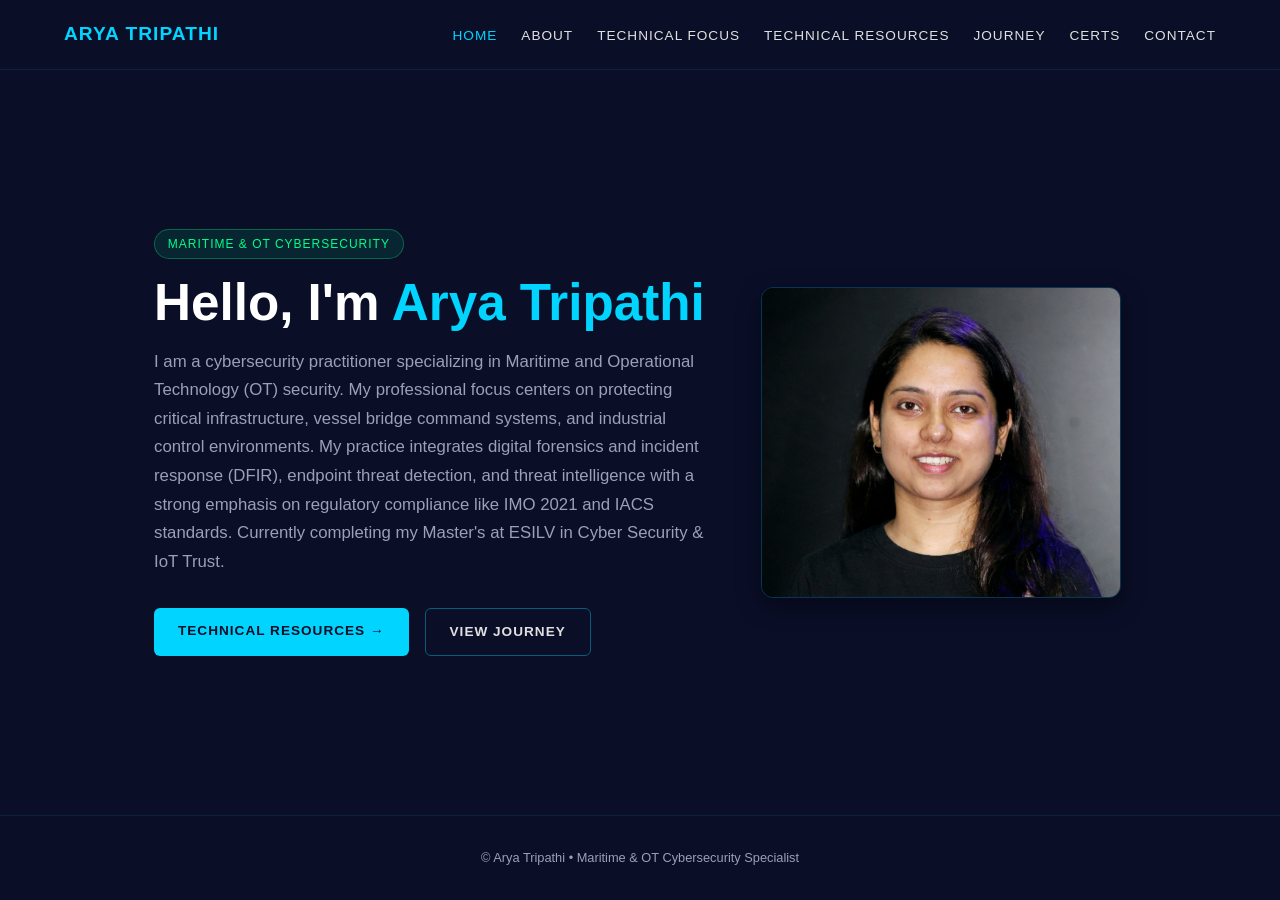
<file: index.html>
<!DOCTYPE html>
<html lang="en">
<head>
    <meta charset="UTF-8">
    <meta name="viewport" content="width=device-width, initial-scale=1.0">
    <title>Arya Tripathi | Maritime &amp; OT Cybersecurity Specialist</title>

    <!-- Shared Stylesheet -->
    <link rel="stylesheet" href="css/style.css">
</head>
<body>
    <nav>
        <a href="index.html" class="logo">ARYA TRIPATHI</a>

        <!-- Hamburger toggle button for mobile -->
        <button class="menu-toggle" aria-label="Toggle Menu" onclick="toggleMenu()">☰</button>

        <ul id="nav-menu">
            <li><a href="index.html" class="active">HOME</a></li>
            <li><a href="pages/about.html">ABOUT</a></li>
            <li><a href="pages/services.html">TECHNICAL FOCUS</a></li>
            <li><a href="pages/playbook.html">TECHNICAL RESOURCES</a></li>
            <li><a href="pages/journey.html">JOURNEY</a></li>
            <li><a href="pages/certifications.html">CERTS</a></li>
            <li><a href="pages/contact.html">CONTACT</a></li>
        </ul>
    </nav>

    <div class="hero-container">
        <div class="hero-text">
            <span class="status-tag">MARITIME &amp; OT CYBERSECURITY</span>
            <h1>Hello, I'm <span>Arya Tripathi</span></h1>
            <p>I am a cybersecurity practitioner specializing in Maritime and Operational Technology (OT) security. My professional focus centers on protecting critical infrastructure, vessel bridge command systems, and industrial control environments. My practice integrates digital forensics and incident response (DFIR), endpoint threat detection, and threat intelligence with a strong emphasis on regulatory compliance like IMO 2021 and IACS standards. Currently completing my Master's at ESILV in Cyber Security &amp; IoT Trust.</p>
            <div class="cta-buttons">
                <a href="pages/playbook.html" class="btn btn-primary">TECHNICAL RESOURCES &rarr;</a>
                <a href="pages/journey.html" class="btn btn-outline">VIEW JOURNEY</a>
            </div>
        </div>
        <div class="profile-wrapper">
            <img src="assets/images/profile.jpg" alt="Arya Tripathi" class="profile-img">
        </div>
    </div>

    <footer>
        <p>&copy; Arya Tripathi &bull; Maritime &amp; OT Cybersecurity Specialist</p>
    </footer>

    <!-- Shared JavaScript for Mobile Navigation -->
    <script src="js/main.js"></script>
</body>
</html>
</file>
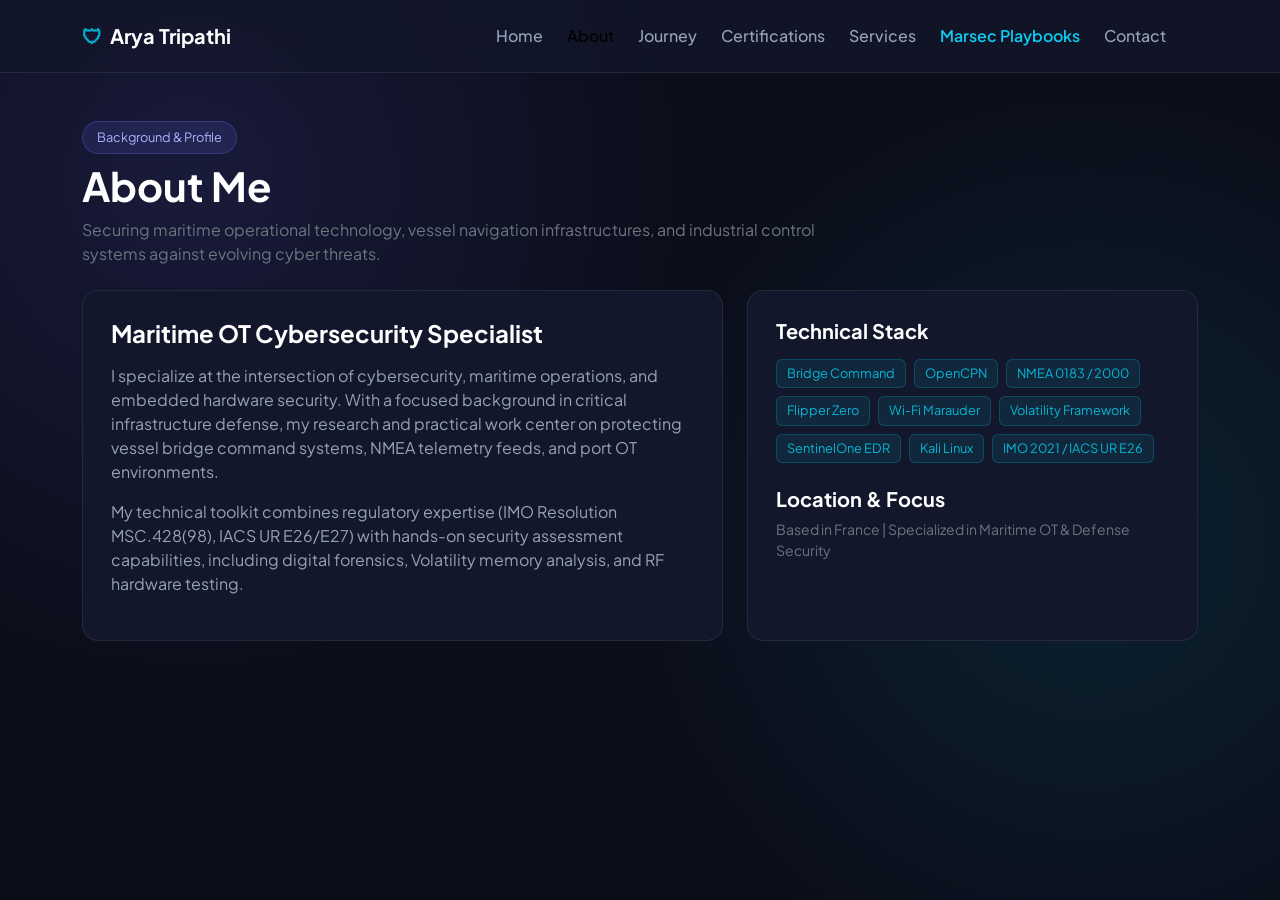
<file: Pages/about.html>
<!DOCTYPE html>
<html lang="en">
<head>
    <meta charset="UTF-8">
    <meta name="viewport" content="width=device-width, initial-scale=1.0">
    <title>About | Arya Tripathi</title>
    <!-- Bootstrap 5 -->
    <link href="https://cdn.jsdelivr.net/npm/bootstrap@5.3.0/dist/css/bootstrap.min.css" rel="stylesheet">
    <!-- Google Fonts -->
    <link href="https://fonts.googleapis.com/css2?family=Plus+Jakarta+Sans:wght@300;400;600;700&display=swap" rel="stylesheet">
    <style>
        :root {
            --bg-dark: #0b0d19;
            --card-bg: #13172b;
            --accent-purple: #6366f1;
            --accent-cyan: #06b6d4;
            --text-main: #f8fafc;
            --text-muted: #94a3b8;
        }

        body {
            background-color: var(--bg-dark);
            color: var(--text-main);
            font-family: 'Plus Jakarta Sans', sans-serif;
            background-image: 
                radial-gradient(circle at 15% 20%, rgba(99, 102, 241, 0.15) 0%, transparent 40%),
                radial-gradient(circle at 85% 60%, rgba(6, 182, 212, 0.12) 0%, transparent 40%);
            background-attachment: fixed;
        }

        .navbar-custom {
            background: rgba(19, 23, 43, 0.75);
            backdrop-filter: blur(12px);
            border-bottom: 1px solid rgba(255, 255, 255, 0.08);
        }

        .nav-link {
            color: var(--text-muted);
            font-weight: 500;
            transition: color 0.3s;
        }

        .nav-link:hover, .nav-link.active {
            color: var(--accent-cyan);
        }

        .card-custom {
            background: var(--card-bg);
            border: 1px solid rgba(255, 255, 255, 0.08);
            border-radius: 16px;
            padding: 28px;
            transition: all 0.3s ease;
        }

        .text-gradient {
            background: linear-gradient(135deg, #818cf8, #22d3ee);
            -webkit-background-clip: text;
            -webkit-text-fill-color: transparent;
        }

        .badge-custom {
            background: rgba(99, 102, 241, 0.15);
            color: #a5b4fc;
            border: 1px solid rgba(99, 102, 241, 0.3);
            border-radius: 20px;
            padding: 6px 14px;
            font-size: 0.8rem;
        }

        .tag-tech {
            background: rgba(6, 182, 212, 0.1);
            color: var(--accent-cyan);
            border: 1px solid rgba(6, 182, 212, 0.25);
            border-radius: 6px;
            padding: 4px 10px;
            font-size: 0.8rem;
            display: inline-block;
        }
    </style>
</head>
<body>

    <!-- Navigation Bar -->
    <nav class="navbar navbar-expand-lg navbar-custom sticky-top py-3">
        <div class="container">
            <a class="navbar-brand fw-bold text-white d-flex align-items-center gap-2" href="../index.html">
                <span style="color: var(--accent-cyan);">&#128737;</span> Arya Tripathi
            </a>
            <button class="navbar-toggler text-white border-0" type="button" data-bs-toggle="collapse" data-bs-target="#navbarNav">
                <span class="navbar-toggler-icon"></span>
            </button>
            <div class="collapse navbar-collapse justify-content-end" id="navbarNav">
                <ul class="navbar-nav gap-2 me-4">
                    <li class="nav-item"><a class="nav-link" href="../index.html">Home</a></li>
                    <li class="nav-item"><a class="nav-link active" href="about.html">About</a></li>
                    <li class="nav-item"><a class="nav-link" href="journey.html">Journey</a></li>
                    <li class="nav-item"><a class="nav-link" href="certifications.html">Certifications</a></li>
                    <li class="nav-item"><a class="nav-link" href="services.html">Services</a></li>
                    <li class="nav-item"><a class="nav-link text-info fw-semibold" href="playbook.html">Marsec Playbooks</a></li>
                    <li class="nav-item"><a class="nav-link" href="contact.html">Contact</a></li>
                </ul>
            </div>
        </div>
    </nav>

    <!-- Header -->
    <section class="py-5">
        <div class="container">
            <div class="mb-4">
                <span class="badge-custom mb-2 d-inline-block">Background & Profile</span>
                <h1 class="fw-bold text-white">About Me</h1>
                <p class="text-secondary col-lg-8">Securing maritime operational technology, vessel navigation infrastructures, and industrial control systems against evolving cyber threats.</p>
            </div>

            <div class="row g-4">
                <!-- Bio -->
                <div class="col-lg-7">
                    <div class="card-custom h-100">
                        <h3 class="h4 text-white fw-bold mb-3">Maritime OT Cybersecurity Specialist</h3>
                        <p class="text-secondary" style="color: var(--text-muted) !important;">
                            I specialize at the intersection of cybersecurity, maritime operations, and embedded hardware security. With a focused background in critical infrastructure defense, my research and practical work center on protecting vessel bridge command systems, NMEA telemetry feeds, and port OT environments.
                        </p>
                        <p class="text-secondary" style="color: var(--text-muted) !important;">
                            My technical toolkit combines regulatory expertise (IMO Resolution MSC.428(98), IACS UR E26/E27) with hands-on security assessment capabilities, including digital forensics, Volatility memory analysis, and RF hardware testing.
                        </p>
                    </div>
                </div>

                <!-- Core Specs -->
                <div class="col-lg-5">
                    <div class="card-custom h-100">
                        <h3 class="h5 text-white fw-bold mb-3">Technical Stack</h3>
                        <div class="d-flex flex-wrap gap-2 mb-4">
                            <span class="tag-tech">Bridge Command</span>
                            <span class="tag-tech">OpenCPN</span>
                            <span class="tag-tech">NMEA 0183 / 2000</span>
                            <span class="tag-tech">Flipper Zero</span>
                            <span class="tag-tech">Wi-Fi Marauder</span>
                            <span class="tag-tech">Volatility Framework</span>
                            <span class="tag-tech">SentinelOne EDR</span>
                            <span class="tag-tech">Kali Linux</span>
                            <span class="tag-tech">IMO 2021 / IACS UR E26</span>
                        </div>
                        <h3 class="h5 text-white fw-bold mb-2">Location & Focus</h3>
                        <p class="small text-secondary mb-0">Based in France | Specialized in Maritime OT & Defense Security</p>
                    </div>
                </div>
            </div>
        </div>
    </section>

    <!-- Bootstrap JS -->
    <script src="https://cdn.jsdelivr.net/npm/bootstrap@5.3.0/dist/js/bootstrap.bundle.min.js"></script>
</body>
</html>
</file>
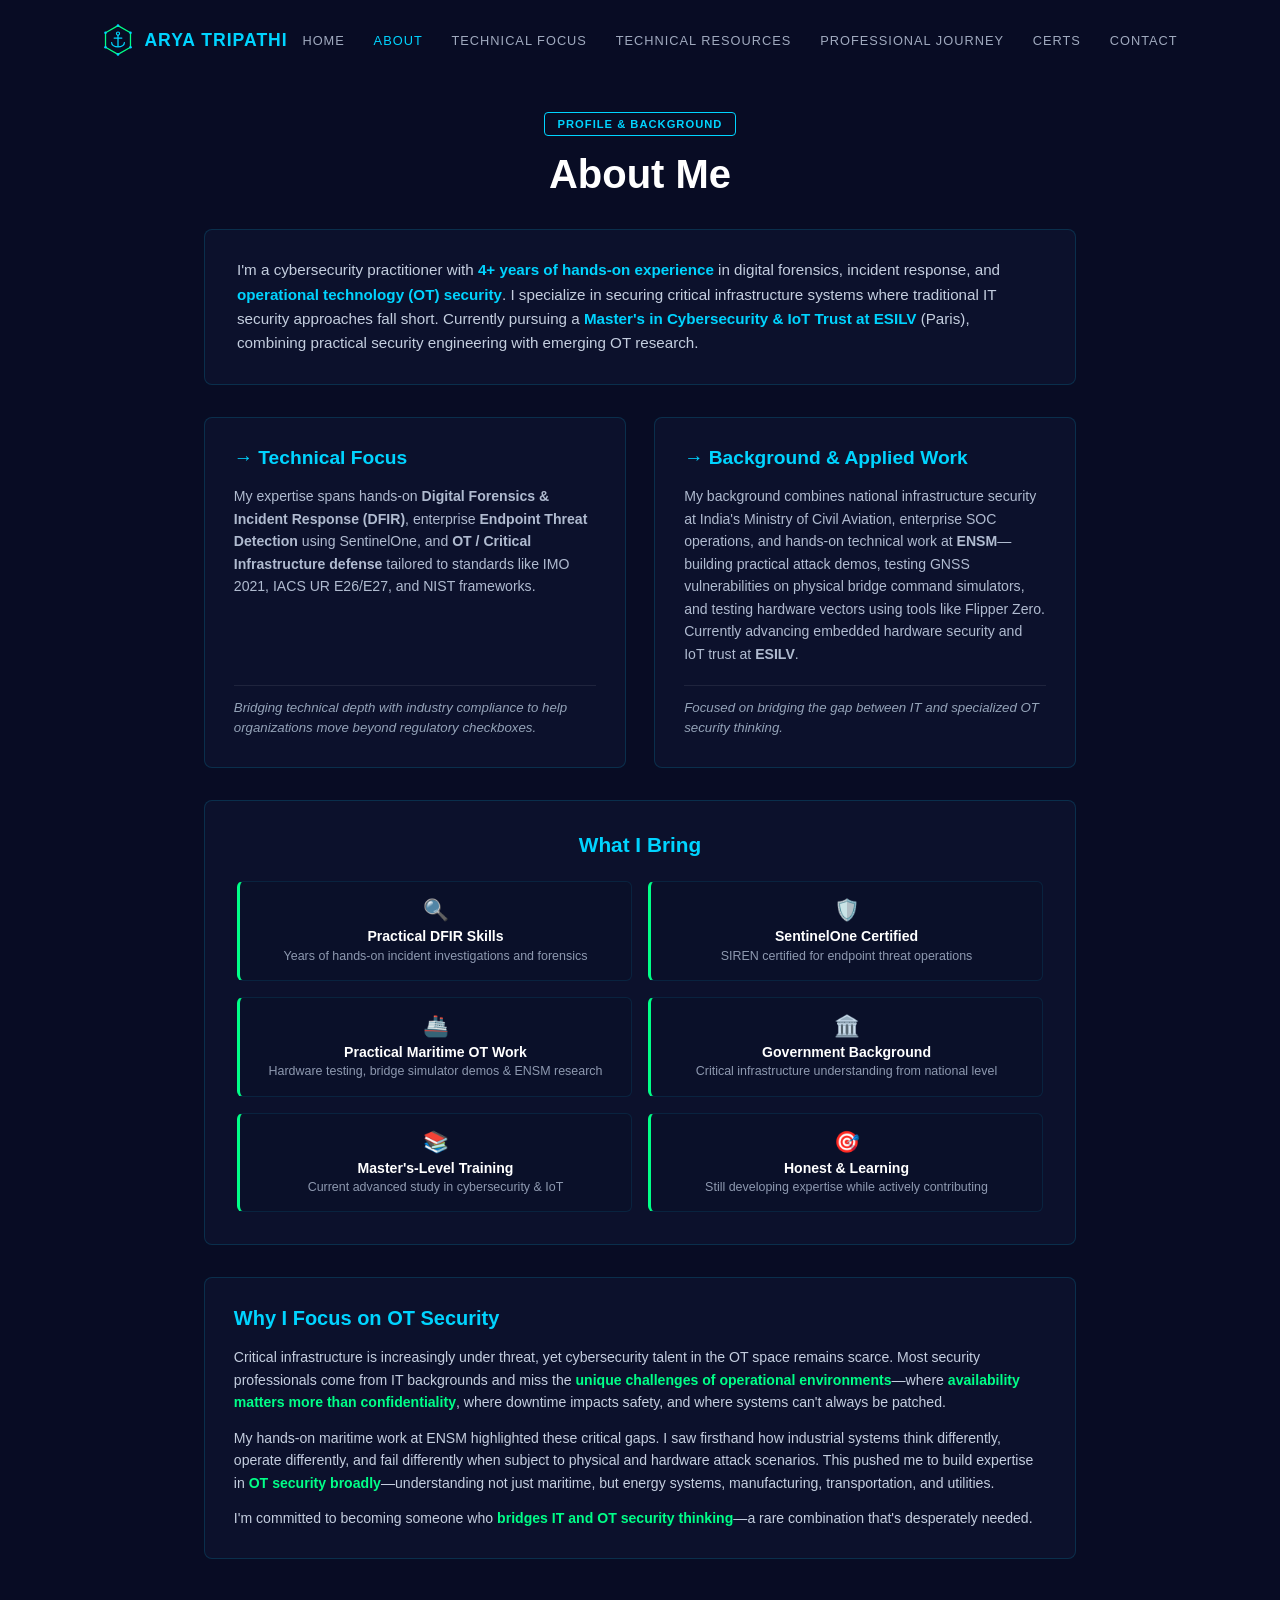
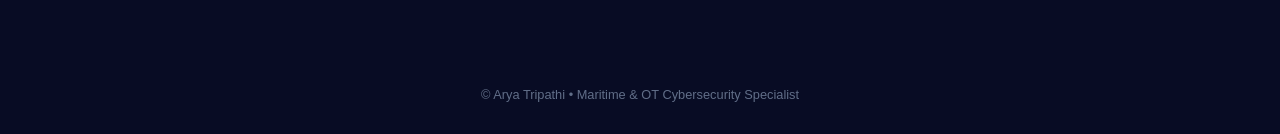
<file: pages/about.html>
<!DOCTYPE html>
<html lang="en">
<head>
    <meta charset="UTF-8">
    <meta name="viewport" content="width=device-width, initial-scale=1.0">
    <title>About Me | Arya Tripathi</title>
    
    <!-- Tab Favicon -->
    <link rel="icon" type="image/x-icon" href="../favicon.ico">
    <link rel="shortcut icon" href="../favicon.ico">

    <style>
        * { margin: 0; padding: 0; box-sizing: border-box; }
        :root {
            --primary: #00d4ff;
            --accent: #00ff88;
            --dark-bg: #080c24;
            --card-bg: rgba(15, 23, 50, 0.6);
            --card-border: rgba(0, 212, 255, 0.15);
            --text-light: #e0e0e0;
            --text-muted: #8e99b0;
        }
        body { 
            font-family: 'Segoe UI', Tahoma, Geneva, Verdana, sans-serif; 
            background: var(--dark-bg); 
            color: var(--text-light); 
            min-height: 100vh; 
            display: flex; 
            flex-direction: column; 
        }
        
        /* Navigation */
        nav { 
            display: flex; 
            justify-content: space-between; 
            align-items: center; 
            padding: 1.5rem 8%; 
            background: var(--dark-bg);
        }
        .logo-container {
            display: flex;
            align-items: center;
            gap: 10px;
            text-decoration: none;
        }
        .nav-logo-svg { width: 32px; height: 32px; }
        .logo-text { font-size: 1.1rem; font-weight: 700; color: var(--primary); letter-spacing: 1px; }
        nav ul { display: flex; list-style: none; gap: 1.8rem; }
        nav a { color: #a0aabf; text-decoration: none; font-size: 0.8rem; letter-spacing: 1px; font-weight: 500; }
        nav a:hover, nav a.active { color: var(--primary); }

        /* Container & Top Header */
        .container { 
            max-width: 1000px; 
            margin: 2rem auto; 
            padding: 0 5%; 
            flex: 1; 
            width: 100%; 
        }

        .header-section {
            text-align: center;
            margin-bottom: 2rem;
        }

        .pill-badge {
            display: inline-block;
            border: 1px solid var(--primary);
            color: var(--primary);
            font-size: 0.7rem;
            font-weight: 700;
            padding: 0.3rem 0.8rem;
            border-radius: 4px;
            letter-spacing: 1px;
            text-transform: uppercase;
            margin-bottom: 1rem;
        }

        .page-title { 
            font-size: 2.5rem; 
            color: #fff; 
            font-weight: 700;
        }

        /* Top Intro Banner Box */
        .intro-box {
            background: var(--card-bg);
            border: 1px solid var(--card-border);
            border-radius: 8px;
            padding: 1.8rem 2rem;
            margin-bottom: 2rem;
            line-height: 1.6;
            font-size: 0.95rem;
            color: #c4cedf;
        }
        .intro-box strong { color: #fff; }
        .highlight-cyan { color: var(--primary); font-weight: 600; }

        /* Streamlined Two Column Layout */
        .two-column-grid {
            display: grid;
            grid-template-columns: 1fr 1fr;
            gap: 1.8rem;
            margin-bottom: 2rem;
        }

        .content-card {
            background: var(--card-bg);
            border: 1px solid var(--card-border);
            border-radius: 8px;
            padding: 1.8rem;
            display: flex;
            flex-direction: column;
            justify-content: space-between;
        }

        .column-heading {
            font-size: 1.2rem;
            color: var(--primary);
            margin-bottom: 1rem;
            font-weight: 700;
            display: flex;
            align-items: center;
            gap: 0.5rem;
        }

        .block-desc {
            font-size: 0.88rem;
            color: #b0bbd0;
            line-height: 1.6;
            margin-bottom: 1.2rem;
        }

        .italic-summary {
            font-style: italic;
            font-size: 0.83rem;
            color: #94a3b8;
            line-height: 1.5;
            border-top: 1px solid rgba(255, 255, 255, 0.08);
            padding-top: 0.8rem;
        }

        /* What I Bring Grid */
        .grid-card-outer {
            background: var(--card-bg);
            border: 1px solid var(--card-border);
            border-radius: 8px;
            padding: 2rem;
            margin-bottom: 2rem;
        }

        .grid-title {
            text-align: center;
            font-size: 1.3rem;
            color: var(--primary);
            margin-bottom: 1.5rem;
            font-weight: 700;
        }

        .bring-grid {
            display: grid;
            grid-template-columns: repeat(2, 1fr);
            gap: 1rem;
        }

        .bring-item {
            background: rgba(10, 16, 40, 0.7);
            border: 1px solid rgba(0, 212, 255, 0.1);
            border-left: 3px solid var(--accent);
            border-radius: 6px;
            padding: 1rem;
            text-align: center;
        }

        .bring-icon {
            font-size: 1.3rem;
            margin-bottom: 0.4rem;
        }

        .bring-item-title {
            font-size: 0.88rem;
            font-weight: 700;
            color: #fff;
            margin-bottom: 0.2rem;
        }

        .bring-item-desc {
            font-size: 0.78rem;
            color: var(--text-muted);
            line-height: 1.3;
        }

        /* Why I Focus on OT Security Callout Box */
        .focus-box {
            background: var(--card-bg);
            border: 1px solid var(--card-border);
            border-radius: 8px;
            padding: 1.8rem;
            margin-bottom: 2rem;
        }

        .focus-title {
            font-size: 1.25rem;
            color: var(--primary);
            margin-bottom: 1rem;
            font-weight: 700;
        }

        .focus-p {
            font-size: 0.88rem;
            color: #c4cedf;
            line-height: 1.6;
            margin-bottom: 0.8rem;
        }

        .highlight-green {
            color: var(--accent);
            font-weight: 600;
        }

        footer { 
            text-align: center; 
            padding: 2rem; 
            color: #616e88; 
            font-size: 0.8rem; 
            background: var(--dark-bg);
            margin-top: 2rem;
        }

        @media (max-width: 768px) {
            .two-column-grid, .bring-grid { grid-template-columns: 1fr; }
        }
    </style>
</head>
<body>
    <nav>
        <a href="../index.html" class="logo-container">
            <svg class="nav-logo-svg" viewBox="0 0 100 100">
                <polygon points="50,5 89,27.5 89,72.5 50,95 11,72.5 11,27.5" fill="none" stroke="#00ff88" stroke-width="4" stroke-linejoin="round"/>
                <circle cx="50" cy="5" r="4" fill="#00d4ff"/>
                <circle cx="89" cy="27.5" r="4" fill="#00d4ff"/>
                <circle cx="89" cy="72.5" r="4" fill="#00d4ff"/>
                <circle cx="50" cy="95" r="4" fill="#00d4ff"/>
                <circle cx="11" cy="72.5" r="4" fill="#00d4ff"/>
                <circle cx="11" cy="27.5" r="4" fill="#00d4ff"/>
                <circle cx="50" cy="30" r="5" fill="none" stroke="#00d4ff" stroke-width="3.5"/>
                <line x1="50" y1="35" x2="50" y2="70" stroke="#00d4ff" stroke-width="4" stroke-linecap="round"/>
                <line x1="38" y1="44" x2="62" y2="44" stroke="#00d4ff" stroke-width="4" stroke-linecap="round"/>
                <path d="M 30,58 C 30,76 70,76 70,58" fill="none" stroke="#00d4ff" stroke-width="4" stroke-linecap="round"/>
            </svg>
            <span class="logo-text">ARYA TRIPATHI</span>
        </a>
        <ul>
            <li><a href="../index.html">HOME</a></li>
            <li><a href="about.html" class="active">ABOUT</a></li>
            <li><a href="services.html">TECHNICAL FOCUS</a></li>
            <li><a href="playbook.html">TECHNICAL RESOURCES</a></li>
            <li><a href="journey.html">PROFESSIONAL JOURNEY</a></li>
            <li><a href="certifications.html">CERTS</a></li>
            <li><a href="contact.html">CONTACT</a></li>
        </ul>
    </nav>

    <div class="container">
        <!-- Top Title Section -->
        <div class="header-section">
            <span class="pill-badge">PROFILE &amp; BACKGROUND</span>
            <h1 class="page-title">About Me</h1>
        </div>

        <!-- Top Banner Box -->
        <div class="intro-box">
            I'm a cybersecurity practitioner with <span class="highlight-cyan">4+ years of hands-on experience</span> in digital forensics, incident response, and <span class="highlight-cyan">operational technology (OT) security</span>. I specialize in securing critical infrastructure systems where traditional IT security approaches fall short. Currently pursuing a <span class="highlight-cyan">Master's in Cybersecurity &amp; IoT Trust at ESILV</span> (Paris), combining practical security engineering with emerging OT research.
        </div>

        <!-- Streamlined Two Column Layout -->
        <div class="two-column-grid">
            <!-- Left Column: Technical Focus -->
            <div class="content-card">
                <div>
                    <h2 class="column-heading">→ Technical Focus</h2>
                    <p class="block-desc">
                        My expertise spans hands-on <strong>Digital Forensics &amp; Incident Response (DFIR)</strong>, enterprise <strong>Endpoint Threat Detection</strong> using SentinelOne, and <strong>OT / Critical Infrastructure defense</strong> tailored to standards like IMO 2021, IACS UR E26/E27, and NIST frameworks.
                    </p>
                </div>
                <p class="italic-summary">Bridging technical depth with industry compliance to help organizations move beyond regulatory checkboxes.</p>
            </div>

            <!-- Right Column: Experience & Applied Research -->
            <div class="content-card">
                <div>
                    <h2 class="column-heading">→ Background &amp; Applied Work</h2>
                    <p class="block-desc">
                        My background combines national infrastructure security at India's Ministry of Civil Aviation, enterprise SOC operations, and hands-on technical work at <strong>ENSM</strong>—building practical attack demos, testing GNSS vulnerabilities on physical bridge command simulators, and testing hardware vectors using tools like Flipper Zero. Currently advancing embedded hardware security and IoT trust at <strong>ESILV</strong>.
                    </p>
                </div>
                <p class="italic-summary">Focused on bridging the gap between IT and specialized OT security thinking.</p>
            </div>
        </div>

        <!-- What I Bring Grid -->
        <div class="grid-card-outer">
            <h2 class="grid-title">What I Bring</h2>
            <div class="bring-grid">
                <div class="bring-item">
                    <div class="bring-icon">🔍</div>
                    <div class="bring-item-title">Practical DFIR Skills</div>
                    <div class="bring-item-desc">Years of hands-on incident investigations and forensics</div>
                </div>
                <div class="bring-item">
                    <div class="bring-icon">🛡️</div>
                    <div class="bring-item-title">SentinelOne Certified</div>
                    <div class="bring-item-desc">SIREN certified for endpoint threat operations</div>
                </div>
                <div class="bring-item">
                    <div class="bring-icon">🚢</div>
                    <div class="bring-item-title">Practical Maritime OT Work</div>
                    <div class="bring-item-desc">Hardware testing, bridge simulator demos &amp; ENSM research</div>
                </div>
                <div class="bring-item">
                    <div class="bring-icon">🏛️</div>
                    <div class="bring-item-title">Government Background</div>
                    <div class="bring-item-desc">Critical infrastructure understanding from national level</div>
                </div>
                <div class="bring-item">
                    <div class="bring-icon">📚</div>
                    <div class="bring-item-title">Master's-Level Training</div>
                    <div class="bring-item-desc">Current advanced study in cybersecurity &amp; IoT</div>
                </div>
                <div class="bring-item">
                    <div class="bring-icon">🎯</div>
                    <div class="bring-item-title">Honest &amp; Learning</div>
                    <div class="bring-item-desc">Still developing expertise while actively contributing</div>
                </div>
            </div>
        </div>

        <!-- Why I Focus on OT Security Callout -->
        <div class="focus-box">
            <h2 class="focus-title">Why I Focus on OT Security</h2>
            <p class="focus-p">
                Critical infrastructure is increasingly under threat, yet cybersecurity talent in the OT space remains scarce. Most security professionals come from IT backgrounds and miss the <span class="highlight-green">unique challenges of operational environments</span>—where <span class="highlight-green">availability matters more than confidentiality</span>, where downtime impacts safety, and where systems can't always be patched.
            </p>
            <p class="focus-p">
                My hands-on maritime work at ENSM highlighted these critical gaps. I saw firsthand how industrial systems think differently, operate differently, and fail differently when subject to physical and hardware attack scenarios. This pushed me to build expertise in <span class="highlight-green">OT security broadly</span>—understanding not just maritime, but energy systems, manufacturing, transportation, and utilities.
            </p>
            <p class="focus-p" style="margin-bottom: 0;">
                I'm committed to becoming someone who <span class="highlight-green">bridges IT and OT security thinking</span>—a rare combination that's desperately needed.
            </p>
        </div>
    </div>

    <footer>
        <p>&copy; Arya Tripathi &bull; Maritime &amp; OT Cybersecurity Specialist</p>
    </footer>
</body>
</html>
</file>
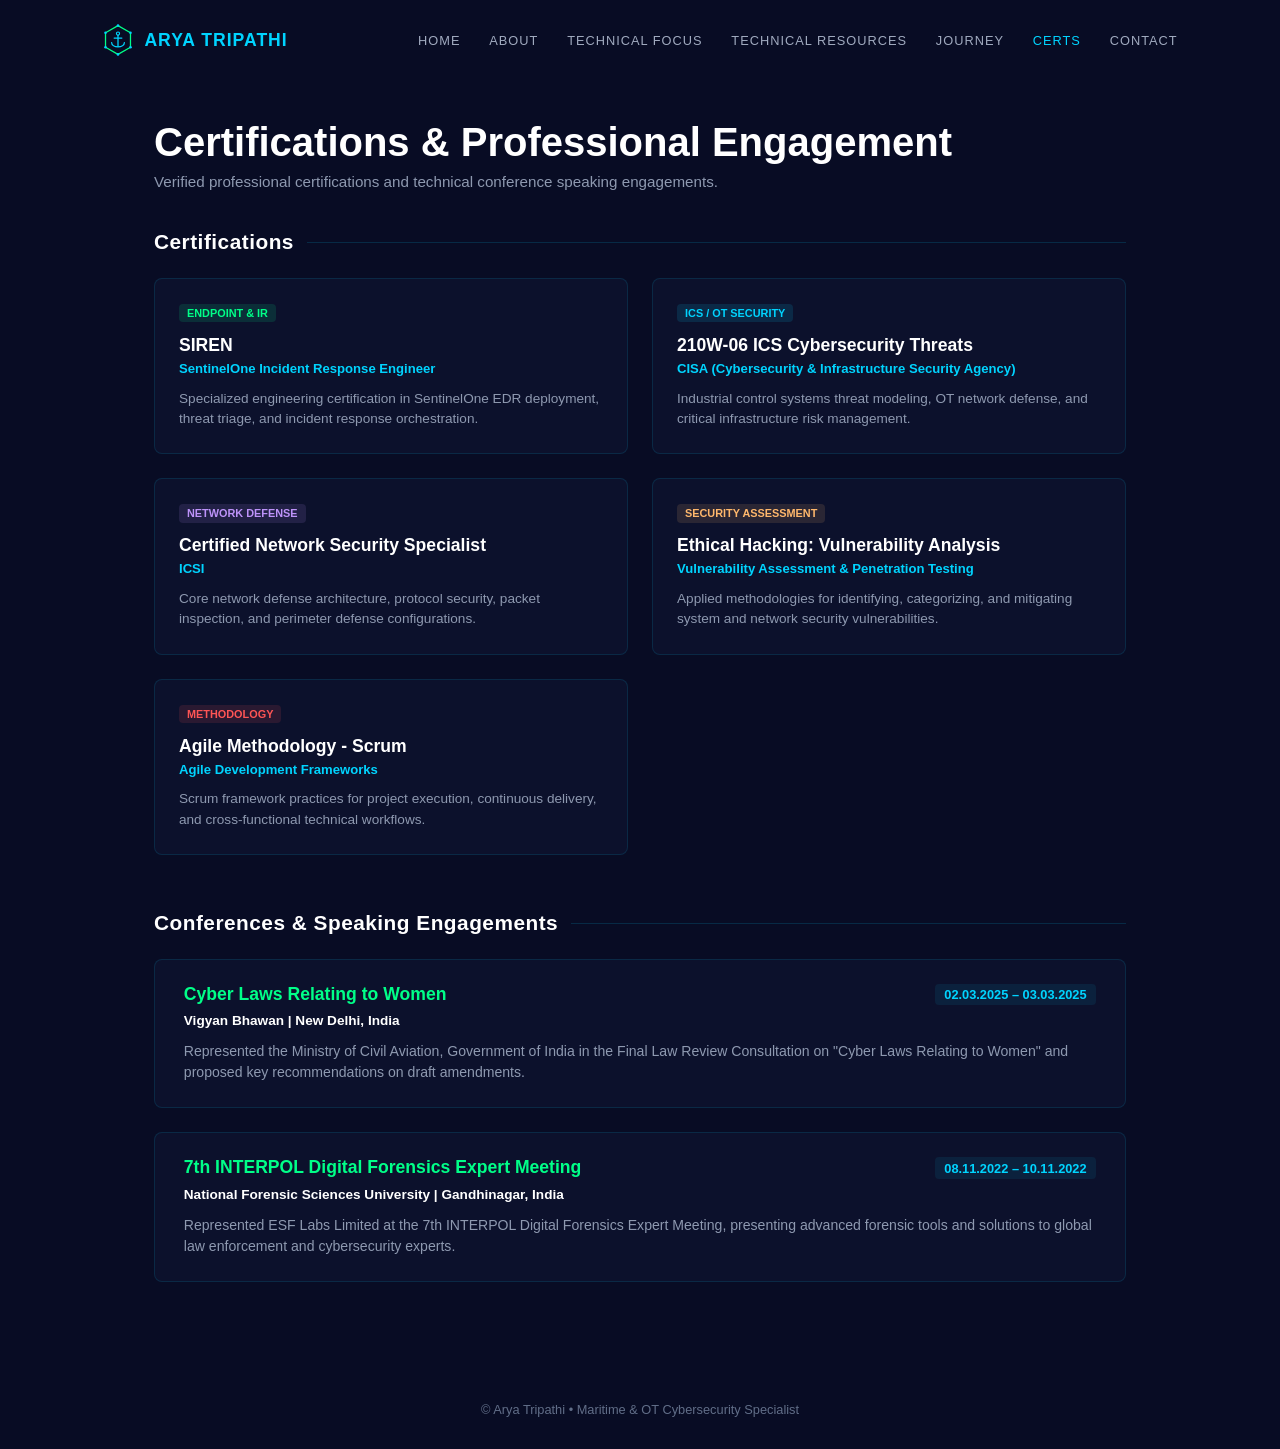
<file: pages/certifications.html>
<!DOCTYPE html>
<html lang="en">
<head>
    <meta charset="UTF-8">
    <meta name="viewport" content="width=device-width, initial-scale=1.0">
    <title>Certifications &amp; Professional Engagement | Arya Tripathi</title>
    
    <!-- Tab Favicon -->
    <link rel="icon" type="image/x-icon" href="../favicon.ico">
    <link rel="shortcut icon" href="../favicon.ico">

    <style>
        * { margin: 0; padding: 0; box-sizing: border-box; }
        :root {
            --primary: #00d4ff;
            --accent: #00ff88;
            --dark-bg: #080c24;
            --card-bg: rgba(15, 23, 50, 0.6);
            --card-border: rgba(0, 212, 255, 0.12);
            --text-light: #e0e0e0;
            --text-muted: #8e99b0;
        }
        body { 
            font-family: 'Segoe UI', Tahoma, Geneva, Verdana, sans-serif; 
            background: var(--dark-bg); 
            color: var(--text-light); 
            min-height: 100vh; 
            display: flex; 
            flex-direction: column; 
        }
        
        /* Navigation */
        nav { 
            display: flex; 
            justify-content: space-between; 
            align-items: center; 
            padding: 1.5rem 8%; 
            background: var(--dark-bg);
        }
        .logo-container {
            display: flex;
            align-items: center;
            gap: 10px;
            text-decoration: none;
        }
        .nav-logo-svg { width: 32px; height: 32px; }
        .logo-text { font-size: 1.1rem; font-weight: 700; color: var(--primary); letter-spacing: 1px; }
        nav ul { display: flex; list-style: none; gap: 1.8rem; }
        nav a { color: #a0aabf; text-decoration: none; font-size: 0.8rem; letter-spacing: 1px; font-weight: 500; }
        nav a:hover, nav a.active { color: var(--primary); }

        /* Container & Header */
        .container { 
            max-width: 1100px; 
            margin: 2.5rem auto; 
            padding: 0 5%; 
            flex: 1; 
            width: 100%; 
        }
        .page-title { font-size: 2.5rem; color: #fff; margin-bottom: 0.5rem; font-weight: 700; }
        .page-desc { color: var(--text-muted); margin-bottom: 2.5rem; font-size: 0.95rem; }

        .section-header {
            font-size: 1.3rem;
            color: #fff;
            font-weight: 700;
            margin-bottom: 1.5rem;
            letter-spacing: 0.5px;
            display: flex;
            align-items: center;
            gap: 0.8rem;
        }
        .section-header::after {
            content: '';
            flex: 1;
            height: 1px;
            background: rgba(0, 212, 255, 0.15);
        }

        /* Certifications Grid */
        .cert-grid {
            display: grid;
            grid-template-columns: repeat(auto-fit, minmax(320px, 1fr));
            gap: 1.5rem;
            margin-bottom: 3.5rem;
        }

        .cert-card {
            background: var(--card-bg);
            border: 1px solid var(--card-border);
            border-radius: 8px;
            padding: 1.5rem;
            transition: border-color 0.2s, transform 0.2s;
        }

        .cert-card:hover {
            border-color: rgba(0, 212, 255, 0.3);
            transform: translateY(-2px);
        }

        .badge {
            display: inline-block;
            font-size: 0.68rem;
            font-weight: 700;
            padding: 0.2rem 0.5rem;
            border-radius: 4px;
            text-transform: uppercase;
            margin-bottom: 0.8rem;
        }
        .badge-ir { background: rgba(0, 255, 136, 0.12); color: #00ff88; }
        .badge-ot { background: rgba(0, 212, 255, 0.12); color: #00d4ff; }
        .badge-network { background: rgba(189, 147, 249, 0.12); color: #bd93f9; }
        .badge-sec { background: rgba(255, 184, 108, 0.12); color: #ffb86c; }
        .badge-pm { background: rgba(255, 85, 85, 0.12); color: #ff5555; }

        .cert-title {
            font-size: 1.1rem;
            color: #fff;
            font-weight: 700;
            margin-bottom: 0.3rem;
        }

        .cert-issuer {
            font-size: 0.82rem;
            color: var(--primary);
            font-weight: 600;
            margin-bottom: 0.8rem;
        }

        .cert-desc {
            font-size: 0.85rem;
            color: var(--text-muted);
            line-height: 1.5;
        }

        /* Speaking Engagements List */
        .speaking-list {
            display: flex;
            flex-direction: column;
            gap: 1.5rem;
        }

        .speaking-card {
            background: var(--card-bg);
            border: 1px solid var(--card-border);
            border-radius: 8px;
            padding: 1.5rem 1.8rem;
        }

        .speaking-top {
            display: flex;
            justify-content: space-between;
            align-items: flex-start;
            flex-wrap: wrap;
            gap: 0.8rem;
            margin-bottom: 0.5rem;
        }

        .speaking-title {
            font-size: 1.1rem;
            color: var(--accent);
            font-weight: 700;
        }

        .speaking-date {
            font-size: 0.8rem;
            color: var(--primary);
            font-weight: 600;
            background: rgba(0, 212, 255, 0.08);
            padding: 0.2rem 0.6rem;
            border-radius: 4px;
        }

        .speaking-location {
            font-size: 0.85rem;
            color: #fff;
            font-weight: 600;
            margin-bottom: 0.8rem;
        }

        .speaking-desc {
            font-size: 0.88rem;
            color: var(--text-muted);
            line-height: 1.5;
        }

        footer { 
            text-align: center; 
            padding: 2rem; 
            color: #616e88; 
            font-size: 0.8rem; 
            background: var(--dark-bg);
            margin-top: 3rem;
        }

        @media (max-width: 600px) {
            .speaking-top { flex-direction: column; align-items: flex-start; }
        }
    </style>
</head>
<body>
    <nav>
        <a href="../index.html" class="logo-container">
            <svg class="nav-logo-svg" viewBox="0 0 100 100">
                <!-- Hexagon Frame -->
                <polygon points="50,5 89,27.5 89,72.5 50,95 11,72.5 11,27.5" fill="none" stroke="#00ff88" stroke-width="4" stroke-linejoin="round"/>
                <!-- Hexagon Nodes -->
                <circle cx="50" cy="5" r="4" fill="#00d4ff"/>
                <circle cx="89" cy="27.5" r="4" fill="#00d4ff"/>
                <circle cx="89" cy="72.5" r="4" fill="#00d4ff"/>
                <circle cx="50" cy="95" r="4" fill="#00d4ff"/>
                <circle cx="11" cy="72.5" r="4" fill="#00d4ff"/>
                <circle cx="11" cy="27.5" r="4" fill="#00d4ff"/>
                <!-- Anchor Icon -->
                <circle cx="50" cy="30" r="5" fill="none" stroke="#00d4ff" stroke-width="3.5"/>
                <line x1="50" y1="35" x2="50" y2="70" stroke="#00d4ff" stroke-width="4" stroke-linecap="round"/>
                <line x1="38" y1="44" x2="62" y2="44" stroke="#00d4ff" stroke-width="4" stroke-linecap="round"/>
                <path d="M 30,58 C 30,76 70,76 70,58" fill="none" stroke="#00d4ff" stroke-width="4" stroke-linecap="round"/>
            </svg>
            <span class="logo-text">ARYA TRIPATHI</span>
        </a>
        <ul>
            <li><a href="../index.html">HOME</a></li>
            <li><a href="about.html">ABOUT</a></li>
            <li><a href="services.html">TECHNICAL FOCUS</a></li>
            <li><a href="playbook.html">TECHNICAL RESOURCES</a></li>
            <li><a href="journey.html">JOURNEY</a></li>
            <li><a href="certifications.html" class="active">CERTS</a></li>
            <li><a href="contact.html">CONTACT</a></li>
        </ul>
    </nav>

    <div class="container">
        <!-- Main Heading -->
        <h1 class="page-title">Certifications &amp; Professional Engagement</h1>
        <p class="page-desc">Verified professional certifications and technical conference speaking engagements.</p>

        <!-- Certifications Section -->
        <h2 class="section-header">Certifications</h2>
        <div class="cert-grid">
            
            <div class="cert-card">
                <span class="badge badge-ir">ENDPOINT &amp; IR</span>
                <div class="cert-title">SIREN</div>
                <div class="cert-issuer">SentinelOne Incident Response Engineer</div>
                <div class="cert-desc">Specialized engineering certification in SentinelOne EDR deployment, threat triage, and incident response orchestration.</div>
            </div>

            <div class="cert-card">
                <span class="badge badge-ot">ICS / OT SECURITY</span>
                <div class="cert-title">210W-06 ICS Cybersecurity Threats</div>
                <div class="cert-issuer">CISA (Cybersecurity &amp; Infrastructure Security Agency)</div>
                <div class="cert-desc">Industrial control systems threat modeling, OT network defense, and critical infrastructure risk management.</div>
            </div>

            <div class="cert-card">
                <span class="badge badge-network">NETWORK DEFENSE</span>
                <div class="cert-title">Certified Network Security Specialist</div>
                <div class="cert-issuer">ICSI</div>
                <div class="cert-desc">Core network defense architecture, protocol security, packet inspection, and perimeter defense configurations.</div>
            </div>

            <div class="cert-card">
                <span class="badge badge-sec">SECURITY ASSESSMENT</span>
                <div class="cert-title">Ethical Hacking: Vulnerability Analysis</div>
                <div class="cert-issuer">Vulnerability Assessment &amp; Penetration Testing</div>
                <div class="cert-desc">Applied methodologies for identifying, categorizing, and mitigating system and network security vulnerabilities.</div>
            </div>

            <div class="cert-card">
                <span class="badge badge-pm">METHODOLOGY</span>
                <div class="cert-title">Agile Methodology - Scrum</div>
                <div class="cert-issuer">Agile Development Frameworks</div>
                <div class="cert-desc">Scrum framework practices for project execution, continuous delivery, and cross-functional technical workflows.</div>
            </div>

        </div>

        <!-- Conferences & Speaking Engagements Section -->
        <h2 class="section-header">Conferences &amp; Speaking Engagements</h2>
        <div class="speaking-list">
            
            <div class="speaking-card">
                <div class="speaking-top">
                    <div class="speaking-title">Cyber Laws Relating to Women</div>
                    <div class="speaking-date">02.03.2025 – 03.03.2025</div>
                </div>
                <div class="speaking-location">Vigyan Bhawan | New Delhi, India</div>
                <div class="speaking-desc">Represented the Ministry of Civil Aviation, Government of India in the Final Law Review Consultation on "Cyber Laws Relating to Women" and proposed key recommendations on draft amendments.</div>
            </div>

            <div class="speaking-card">
                <div class="speaking-top">
                    <div class="speaking-title">7th INTERPOL Digital Forensics Expert Meeting</div>
                    <div class="speaking-date">08.11.2022 – 10.11.2022</div>
                </div>
                <div class="speaking-location">National Forensic Sciences University | Gandhinagar, India</div>
                <div class="speaking-desc">Represented ESF Labs Limited at the 7th INTERPOL Digital Forensics Expert Meeting, presenting advanced forensic tools and solutions to global law enforcement and cybersecurity experts.</div>
            </div>

        </div>
    </div>

    <footer>
        <p>&copy; Arya Tripathi &bull; Maritime &amp; OT Cybersecurity Specialist</p>
    </footer>
</body>
</html>
</file>
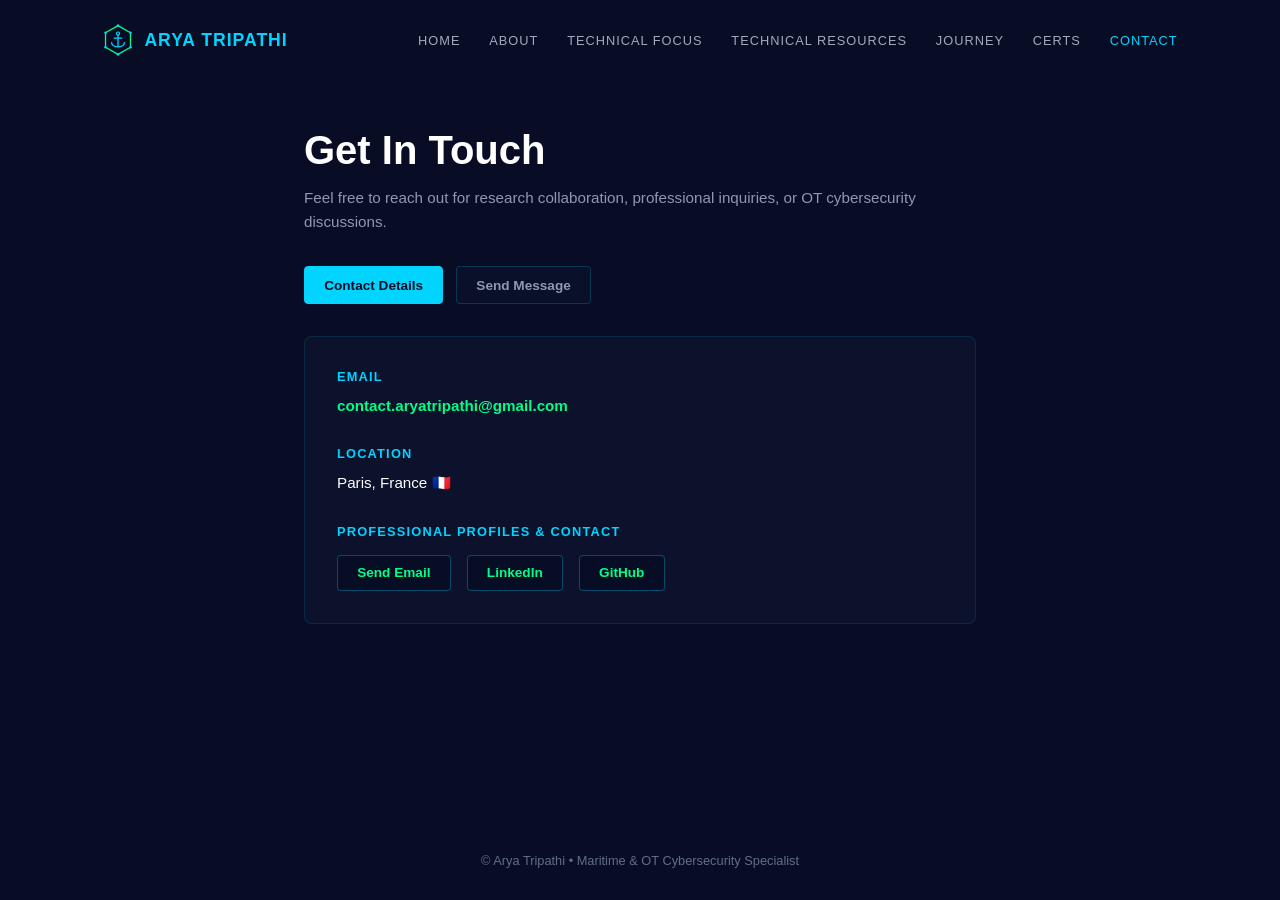
<file: pages/contact.html>
<!DOCTYPE html>
<html lang="en">
<head>
    <meta charset="UTF-8">
    <meta name="viewport" content="width=device-width, initial-scale=1.0">
    <title>Contact | Arya Tripathi</title>
    
    <!-- Tab Favicon -->
    <link rel="icon" type="image/x-icon" href="../favicon.ico">
    <link rel="shortcut icon" href="../favicon.ico">

    <style>
        * { margin: 0; padding: 0; box-sizing: border-box; }
        :root {
            --primary: #00d4ff;
            --accent: #00ff88;
            --dark-bg: #080c24;
            --card-bg: rgba(15, 23, 50, 0.6);
            --card-border: rgba(0, 212, 255, 0.12);
            --text-light: #e0e0e0;
            --text-muted: #8e99b0;
        }
        body { 
            font-family: 'Segoe UI', Tahoma, Geneva, Verdana, sans-serif; 
            background: var(--dark-bg); 
            color: var(--text-light); 
            min-height: 100vh; 
            display: flex; 
            flex-direction: column; 
        }
        
        /* Navigation */
        nav { 
            display: flex; 
            justify-content: space-between; 
            align-items: center; 
            padding: 1.5rem 8%; 
            background: var(--dark-bg);
        }
        .logo-container {
            display: flex;
            align-items: center;
            gap: 10px;
            text-decoration: none;
        }
        .nav-logo-svg { width: 32px; height: 32px; }
        .logo-text { font-size: 1.1rem; font-weight: 700; color: var(--primary); letter-spacing: 1px; }
        nav ul { display: flex; list-style: none; gap: 1.8rem; }
        nav a { color: #a0aabf; text-decoration: none; font-size: 0.8rem; letter-spacing: 1px; font-weight: 500; }
        nav a:hover, nav a.active { color: var(--primary); }

        /* Container & Header */
        .container { 
            max-width: 800px; 
            margin: 3rem auto; 
            padding: 0 5%; 
            flex: 1; 
            width: 100%; 
        }
        .page-title { font-size: 2.5rem; color: #fff; margin-bottom: 0.8rem; font-weight: 700; }
        .page-desc { color: var(--text-muted); margin-bottom: 2rem; font-size: 0.95rem; line-height: 1.6; }

        /* Tab Controls */
        .tab-group {
            display: flex;
            gap: 0.8rem;
            margin-bottom: 2rem;
        }
        .tab-btn {
            background: rgba(15, 23, 50, 0.4);
            border: 1px solid rgba(0, 212, 255, 0.2);
            color: var(--text-muted);
            padding: 0.65rem 1.2rem;
            border-radius: 4px;
            cursor: pointer;
            font-size: 0.85rem;
            font-weight: 600;
            transition: all 0.2s ease;
        }
        .tab-btn:hover, .tab-btn.active {
            background: var(--primary);
            color: #080c24;
            border-color: var(--primary);
        }

        /* Card Container */
        .contact-card {
            background: var(--card-bg);
            border: 1px solid var(--card-border);
            border-radius: 8px;
            padding: 2rem;
        }

        /* Section Block */
        .contact-section {
            margin-bottom: 2rem;
        }
        .contact-section:last-child {
            margin-bottom: 0;
        }

        .section-label {
            font-size: 0.8rem;
            font-weight: 700;
            color: var(--primary);
            letter-spacing: 1.2px;
            text-transform: uppercase;
            margin-bottom: 0.8rem;
        }

        .info-value {
            font-size: 0.95rem;
            color: #fff;
            display: flex;
            align-items: center;
            gap: 0.5rem;
        }

        .email-link {
            color: var(--accent);
            text-decoration: none;
            font-weight: 600;
            transition: color 0.2s;
        }
        .email-link:hover { text-decoration: underline; color: #55ffb2; }

        /* Action Buttons */
        .action-buttons {
            display: flex;
            gap: 1rem;
            flex-wrap: wrap;
            margin-top: 1rem;
        }

        .btn-link {
            background: rgba(8, 12, 36, 0.6);
            border: 1px solid rgba(0, 212, 255, 0.3);
            color: var(--accent);
            padding: 0.6rem 1.2rem;
            border-radius: 4px;
            text-decoration: none;
            font-size: 0.85rem;
            font-weight: 600;
            transition: all 0.2s ease;
            display: inline-flex;
            align-items: center;
            justify-content: center;
        }

        .btn-link:hover {
            background: rgba(0, 212, 255, 0.15);
            border-color: var(--primary);
            color: #fff;
        }

        /* Form Styles (Message Tab) */
        .form-group {
            margin-bottom: 1.2rem;
        }
        .form-label {
            display: block;
            font-size: 0.8rem;
            color: var(--text-muted);
            margin-bottom: 0.4rem;
        }
        .form-input, .form-textarea {
            width: 100%;
            background: rgba(8, 12, 36, 0.6);
            border: 1px solid rgba(0, 212, 255, 0.2);
            border-radius: 4px;
            padding: 0.75rem 1rem;
            color: #fff;
            font-size: 0.9rem;
            outline: none;
            transition: border-color 0.2s;
        }
        .form-input:focus, .form-textarea:focus {
            border-color: var(--primary);
        }
        .form-textarea {
            resize: vertical;
            min-height: 120px;
        }
        .btn-submit {
            background: var(--primary);
            color: #080c24;
            border: none;
            padding: 0.75rem 1.5rem;
            border-radius: 4px;
            font-weight: 700;
            font-size: 0.88rem;
            cursor: pointer;
            transition: background 0.2s;
        }
        .btn-submit:hover {
            background: #33e0ff;
        }

        footer { 
            text-align: center; 
            padding: 2rem; 
            color: #616e88; 
            font-size: 0.8rem; 
            background: var(--dark-bg);
            margin-top: 3rem;
        }
    </style>
</head>
<body>
    <nav>
        <a href="../index.html" class="logo-container">
            <svg class="nav-logo-svg" viewBox="0 0 100 100">
                <!-- Hexagon Frame -->
                <polygon points="50,5 89,27.5 89,72.5 50,95 11,72.5 11,27.5" fill="none" stroke="#00ff88" stroke-width="4" stroke-linejoin="round"/>
                <!-- Hexagon Nodes -->
                <circle cx="50" cy="5" r="4" fill="#00d4ff"/>
                <circle cx="89" cy="27.5" r="4" fill="#00d4ff"/>
                <circle cx="89" cy="72.5" r="4" fill="#00d4ff"/>
                <circle cx="50" cy="95" r="4" fill="#00d4ff"/>
                <circle cx="11" cy="72.5" r="4" fill="#00d4ff"/>
                <circle cx="11" cy="27.5" r="4" fill="#00d4ff"/>
                <!-- Anchor Icon -->
                <circle cx="50" cy="30" r="5" fill="none" stroke="#00d4ff" stroke-width="3.5"/>
                <line x1="50" y1="35" x2="50" y2="70" stroke="#00d4ff" stroke-width="4" stroke-linecap="round"/>
                <line x1="38" y1="44" x2="62" y2="44" stroke="#00d4ff" stroke-width="4" stroke-linecap="round"/>
                <path d="M 30,58 C 30,76 70,76 70,58" fill="none" stroke="#00d4ff" stroke-width="4" stroke-linecap="round"/>
            </svg>
            <span class="logo-text">ARYA TRIPATHI</span>
        </a>
        <ul>
            <li><a href="../index.html">HOME</a></li>
            <li><a href="about.html">ABOUT</a></li>
            <li><a href="services.html">TECHNICAL FOCUS</a></li>
            <li><a href="playbook.html">TECHNICAL RESOURCES</a></li>
            <li><a href="journey.html">JOURNEY</a></li>
            <li><a href="certifications.html">CERTS</a></li>
            <li><a href="contact.html" class="active">CONTACT</a></li>
        </ul>
    </nav>

    <div class="container">
        <h1 class="page-title">Get In Touch</h1>
        <p class="page-desc">Feel free to reach out for research collaboration, professional inquiries, or OT cybersecurity discussions.</p>

        <!-- Toggle Controls -->
        <div class="tab-group">
            <button class="tab-btn active" id="btnDetails" onclick="showTab('details')">Contact Details</button>
            <button class="tab-btn" id="btnMessage" onclick="showTab('message')">Send Message</button>
        </div>

        <!-- Contact Card -->
        <div class="contact-card">
            
            <!-- Tab 1: Details -->
            <div id="tabDetails">
                <!-- EMAIL ADDRESS -->
                <div class="contact-section">
                    <div class="section-label">EMAIL</div>
                    <div class="info-value">
                        <a href="mailto:contact.aryatripathi@gmail.com" class="email-link">contact.aryatripathi@gmail.com</a>
                    </div>
                </div>

                <!-- LOCATION -->
                <div class="contact-section">
                    <div class="section-label">LOCATION</div>
                    <div class="info-value">
                        Paris, France 🇫🇷
                    </div>
                </div>

                <!-- PROFESSIONAL PROFILES -->
                <div class="contact-section">
                    <div class="section-label">PROFESSIONAL PROFILES &amp; CONTACT</div>
                    <div class="action-buttons">
                        <a href="mailto:contact.aryatripathi@gmail.com" class="btn-link">Send Email</a>
                        <a href="https://linkedin.com" target="_blank" class="btn-link">LinkedIn</a>
                        <a href="https://github.com" target="_blank" class="btn-link">GitHub</a>
                    </div>
                </div>
            </div>

            <!-- Tab 2: Send Message -->
            <div id="tabMessage" style="display: none;">
                <form action="mailto:contact.aryatripathi@gmail.com" method="post" enctype="text/plain">
                    <div class="form-group">
                        <label class="form-label">Your Name</label>
                        <input type="text" name="name" class="form-input" placeholder="e.g. Alex Smith" required>
                    </div>
                    <div class="form-group">
                        <label class="form-label">Your Email</label>
                        <input type="email" name="email" class="form-input" placeholder="e.g. alex@example.com" required>
                    </div>
                    <div class="form-group">
                        <label class="form-label">Message</label>
                        <textarea name="message" class="form-textarea" placeholder="Write your message here..." required></textarea>
                    </div>
                    <button type="submit" class="btn-submit">Send Message</button>
                </form>
            </div>

        </div>
    </div>

    <footer>
        <p>&copy; Arya Tripathi &bull; Maritime &amp; OT Cybersecurity Specialist</p>
    </footer>

    <script>
        function showTab(tab) {
            const detailsTab = document.getElementById('tabDetails');
            const messageTab = document.getElementById('tabMessage');
            const btnDetails = document.getElementById('btnDetails');
            const btnMessage = document.getElementById('btnMessage');

            if (tab === 'details') {
                detailsTab.style.display = 'block';
                messageTab.style.display = 'none';
                btnDetails.classList.add('active');
                btnMessage.classList.remove('active');
            } else {
                detailsTab.style.display = 'none';
                messageTab.style.display = 'block';
                btnDetails.classList.remove('active');
                btnMessage.classList.add('active');
            }
        }
    </script>
</body>
</html>
</file>
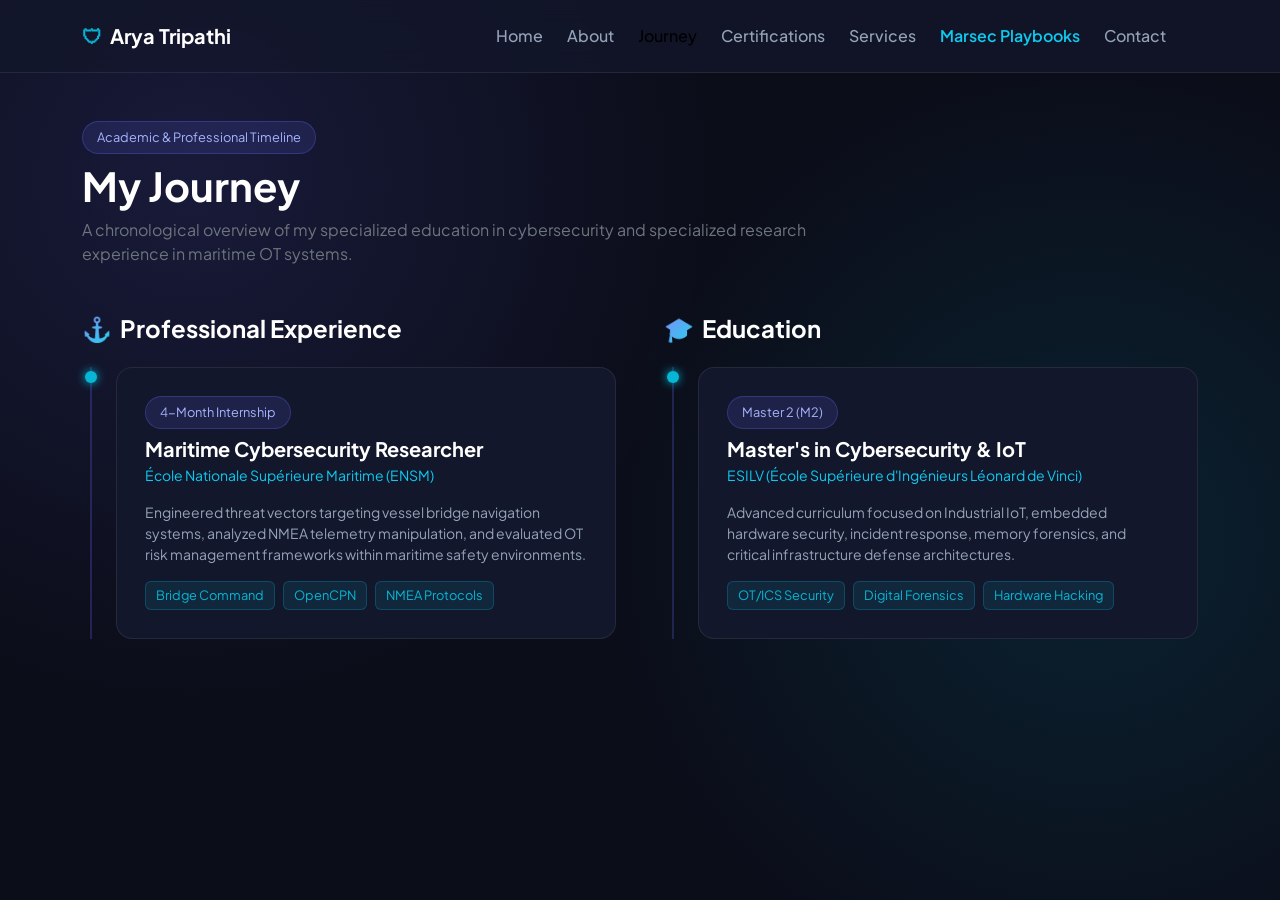
<file: Pages/journey.html>
<!DOCTYPE html>
<html lang="en">
<head>
    <meta charset="UTF-8">
    <meta name="viewport" content="width=device-width, initial-scale=1.0">
    <title>Journey | Arya Tripathi</title>
    <!-- Bootstrap 5 -->
    <link href="https://cdn.jsdelivr.net/npm/bootstrap@5.3.0/dist/css/bootstrap.min.css" rel="stylesheet">
    <!-- Google Fonts -->
    <link href="https://fonts.googleapis.com/css2?family=Plus+Jakarta+Sans:wght@300;400;600;700&display=swap" rel="stylesheet">
    <style>
        :root {
            --bg-dark: #0b0d19;
            --card-bg: #13172b;
            --accent-purple: #6366f1;
            --accent-cyan: #06b6d4;
            --text-main: #f8fafc;
            --text-muted: #94a3b8;
        }

        body {
            background-color: var(--bg-dark);
            color: var(--text-main);
            font-family: 'Plus Jakarta Sans', sans-serif;
            background-image: 
                radial-gradient(circle at 15% 20%, rgba(99, 102, 241, 0.15) 0%, transparent 40%),
                radial-gradient(circle at 85% 60%, rgba(6, 182, 212, 0.12) 0%, transparent 40%);
            background-attachment: fixed;
        }

        .navbar-custom {
            background: rgba(19, 23, 43, 0.75);
            backdrop-filter: blur(12px);
            border-bottom: 1px solid rgba(255, 255, 255, 0.08);
        }

        .nav-link {
            color: var(--text-muted);
            font-weight: 500;
            transition: color 0.3s;
        }

        .nav-link:hover, .nav-link.active {
            color: var(--accent-cyan);
        }

        .card-custom {
            background: var(--card-bg);
            border: 1px solid rgba(255, 255, 255, 0.08);
            border-radius: 16px;
            padding: 28px;
            transition: all 0.3s ease;
        }

        .card-custom:hover {
            border-color: rgba(99, 102, 241, 0.4);
            transform: translateY(-2px);
        }

        .text-gradient {
            background: linear-gradient(135deg, #818cf8, #22d3ee);
            -webkit-background-clip: text;
            -webkit-text-fill-color: transparent;
        }

        .badge-custom {
            background: rgba(99, 102, 241, 0.15);
            color: #a5b4fc;
            border: 1px solid rgba(99, 102, 241, 0.3);
            border-radius: 20px;
            padding: 6px 14px;
            font-size: 0.8rem;
        }

        .timeline-container {
            position: relative;
            border-left: 2px solid rgba(99, 102, 241, 0.25);
            padding-left: 24px;
            margin-left: 8px;
        }

        .timeline-item {
            position: relative;
            margin-bottom: 32px;
        }

        .timeline-item::before {
            content: '';
            position: absolute;
            left: -31px;
            top: 4px;
            width: 12px;
            height: 12px;
            border-radius: 50%;
            background: var(--accent-cyan);
            box-shadow: 0 0 10px var(--accent-cyan);
        }

        .tag-tech {
            background: rgba(6, 182, 212, 0.1);
            color: var(--accent-cyan);
            border: 1px solid rgba(6, 182, 212, 0.25);
            border-radius: 6px;
            padding: 4px 10px;
            font-size: 0.8rem;
            display: inline-block;
        }
    </style>
</head>
<body>

    <!-- Navigation Bar -->
    <nav class="navbar navbar-expand-lg navbar-custom sticky-top py-3">
        <div class="container">
            <a class="navbar-brand fw-bold text-white d-flex align-items-center gap-2" href="../index.html">
                <span style="color: var(--accent-cyan);">&#128737;</span> Arya Tripathi
            </a>
            <button class="navbar-toggler text-white border-0" type="button" data-bs-toggle="collapse" data-bs-target="#navbarNav">
                <span class="navbar-toggler-icon"></span>
            </button>
            <div class="collapse navbar-collapse justify-content-end" id="navbarNav">
                <ul class="navbar-nav gap-2 me-4">
                    <li class="nav-item"><a class="nav-link" href="../index.html">Home</a></li>
                    <li class="nav-item"><a class="nav-link" href="about.html">About</a></li>
                    <li class="nav-item"><a class="nav-link active" href="journey.html">Journey</a></li>
                    <li class="nav-item"><a class="nav-link" href="certifications.html">Certifications</a></li>
                    <li class="nav-item"><a class="nav-link" href="services.html">Services</a></li>
                    <li class="nav-item"><a class="nav-link text-info fw-semibold" href="playbook.html">Marsec Playbooks</a></li>
                    <li class="nav-item"><a class="nav-link" href="contact.html">Contact</a></li>
                </ul>
            </div>
        </div>
    </nav>

    <!-- Header -->
    <section class="py-5">
        <div class="container">
            <div class="mb-5">
                <span class="badge-custom mb-2 d-inline-block">Academic & Professional Timeline</span>
                <h1 class="fw-bold text-white">My Journey</h1>
                <p class="text-secondary col-lg-8">A chronological overview of my specialized education in cybersecurity and specialized research experience in maritime OT systems.</p>
            </div>

            <div class="row g-5">
                <!-- Professional Experience -->
                <div class="col-lg-6">
                    <h3 class="h4 text-white fw-bold mb-4 d-flex align-items-center gap-2">
                        <span class="text-gradient">&#9875;</span> Professional Experience
                    </h3>
                    <div class="timeline-container">
                        <div class="timeline-item">
                            <div class="card-custom">
                                <span class="badge-custom mb-2 d-inline-block">4-Month Internship</span>
                                <h4 class="h5 text-white fw-bold mb-1">Maritime Cybersecurity Researcher</h4>
                                <p class="small text-info mb-3">École Nationale Supérieure Maritime (ENSM)</p>
                                <p class="small text-secondary mb-3" style="color: var(--text-muted) !important;">
                                    Engineered threat vectors targeting vessel bridge navigation systems, analyzed NMEA telemetry manipulation, and evaluated OT risk management frameworks within maritime safety environments.
                                </p>
                                <div class="d-flex flex-wrap gap-2">
                                    <span class="tag-tech">Bridge Command</span>
                                    <span class="tag-tech">OpenCPN</span>
                                    <span class="tag-tech">NMEA Protocols</span>
                                </div>
                            </div>
                        </div>
                    </div>
                </div>

                <!-- Academic Education -->
                <div class="col-lg-6">
                    <h3 class="h4 text-white fw-bold mb-4 d-flex align-items-center gap-2">
                        <span class="text-gradient">&#127891;</span> Education
                    </h3>
                    <div class="timeline-container">
                        <div class="timeline-item">
                            <div class="card-custom">
                                <span class="badge-custom mb-2 d-inline-block">Master 2 (M2)</span>
                                <h4 class="h5 text-white fw-bold mb-1">Master's in Cybersecurity & IoT</h4>
                                <p class="small text-info mb-3">ESILV (École Supérieure d'Ingénieurs Léonard de Vinci)</p>
                                <p class="small text-secondary mb-3" style="color: var(--text-muted) !important;">
                                    Advanced curriculum focused on Industrial IoT, embedded hardware security, incident response, memory forensics, and critical infrastructure defense architectures.
                                </p>
                                <div class="d-flex flex-wrap gap-2">
                                    <span class="tag-tech">OT/ICS Security</span>
                                    <span class="tag-tech">Digital Forensics</span>
                                    <span class="tag-tech">Hardware Hacking</span>
                                </div>
                            </div>
                        </div>
                    </div>
                </div>
            </div>
        </div>
    </section>

    <!-- Bootstrap JS -->
    <script src="https://cdn.jsdelivr.net/npm/bootstrap@5.3.0/dist/js/bootstrap.bundle.min.js"></script>
</body>
</html>
</file>
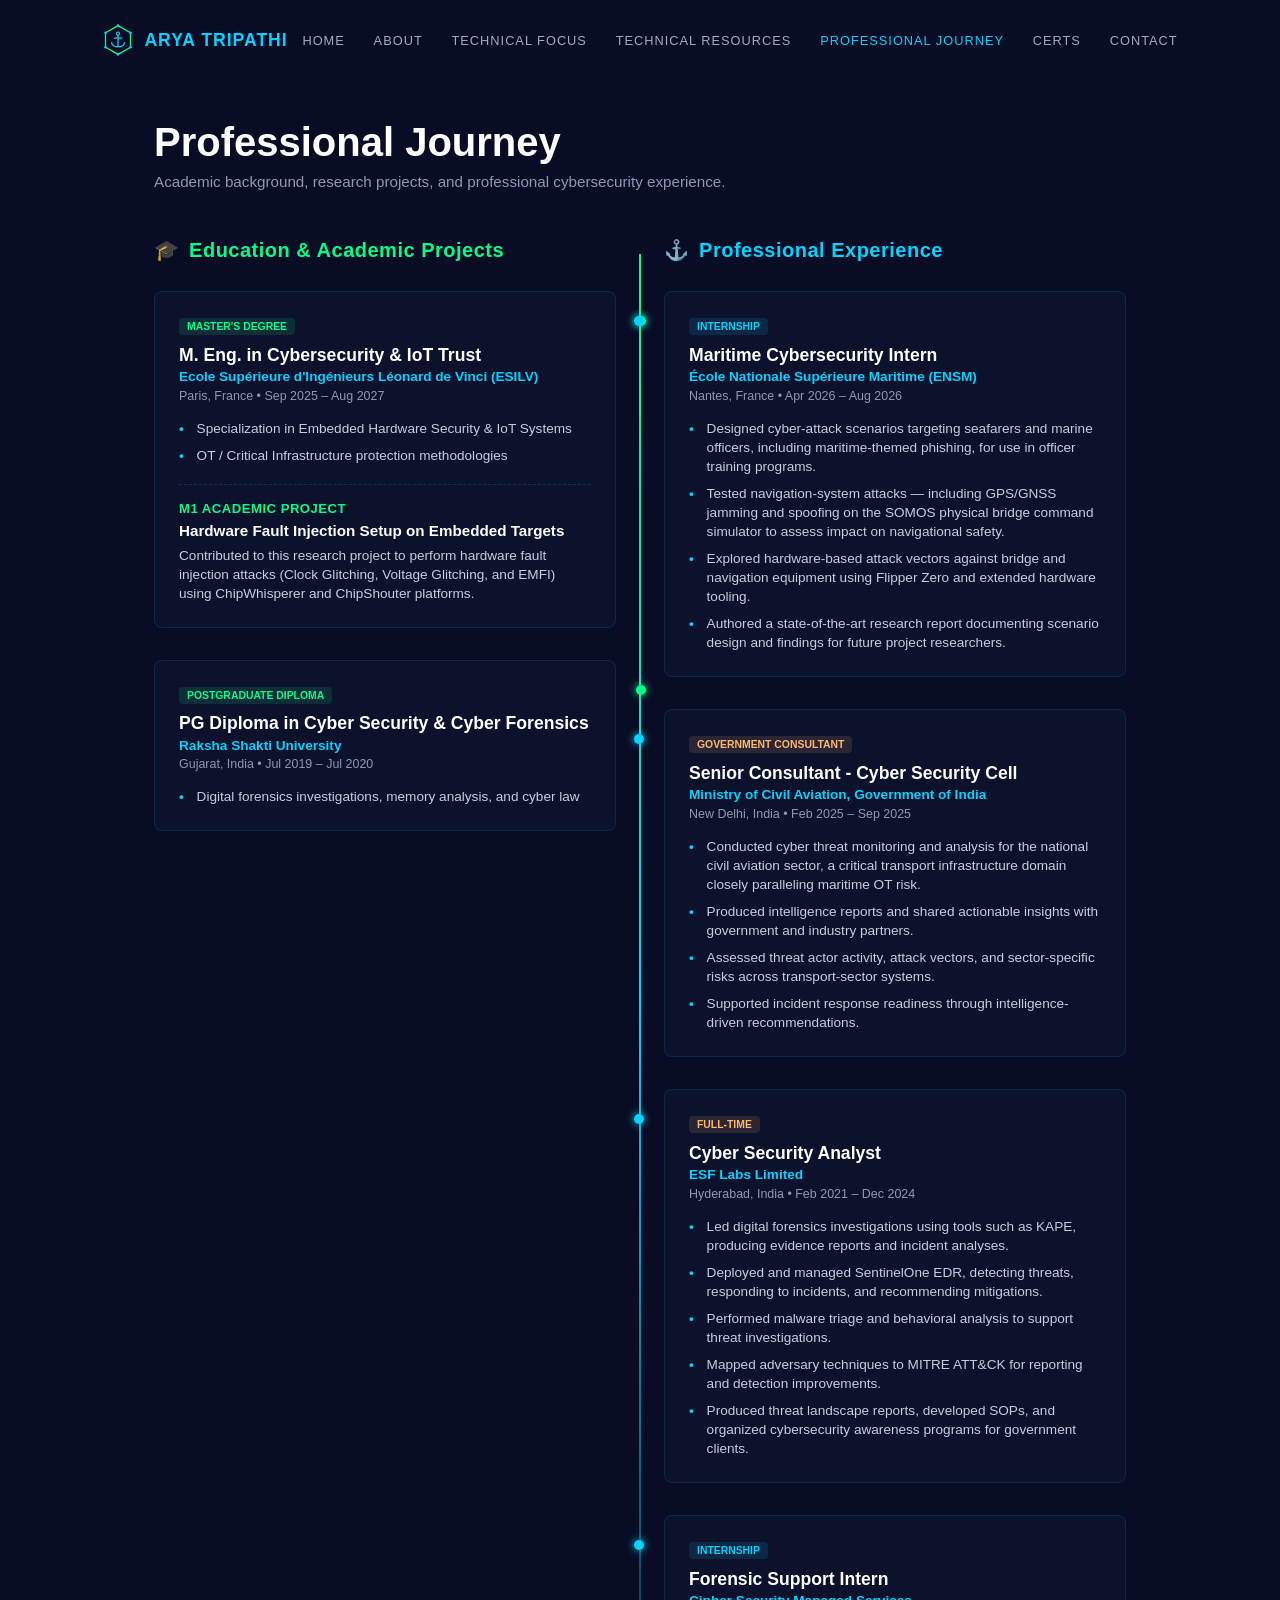
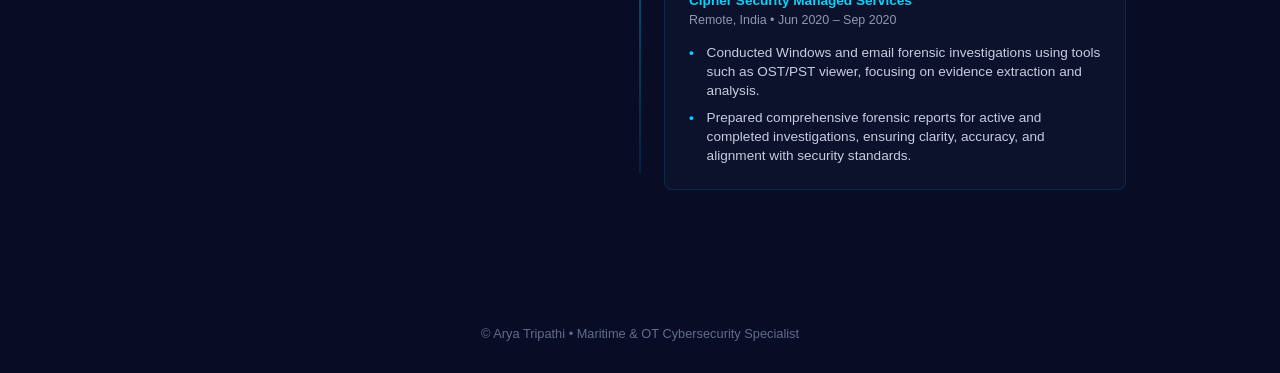
<file: pages/journey.html>
<!DOCTYPE html>
<html lang="en">
<head>
    <meta charset="UTF-8">
    <meta name="viewport" content="width=device-width, initial-scale=1.0">
    <title>Professional Journey | Arya Tripathi</title>
    
    <!-- Tab Favicon -->
    <link rel="icon" type="image/x-icon" href="../favicon.ico">
    <link rel="shortcut icon" href="../favicon.ico">

    <style>
        * { margin: 0; padding: 0; box-sizing: border-box; }
        :root {
            --primary: #00d4ff;
            --accent: #00ff88;
            --dark-bg: #080c24;
            --card-bg: rgba(15, 23, 50, 0.6);
            --card-border: rgba(0, 212, 255, 0.12);
            --text-light: #e0e0e0;
            --text-muted: #8e99b0;
        }
        body { 
            font-family: 'Segoe UI', Tahoma, Geneva, Verdana, sans-serif; 
            background: var(--dark-bg); 
            color: var(--text-light); 
            min-height: 100vh; 
            display: flex; 
            flex-direction: column; 
        }
        
        /* Navigation */
        nav { 
            display: flex; 
            justify-content: space-between; 
            align-items: center; 
            padding: 1.5rem 8%; 
            background: var(--dark-bg);
        }
        .logo-container {
            display: flex;
            align-items: center;
            gap: 10px;
            text-decoration: none;
        }
        .nav-logo-svg { width: 32px; height: 32px; }
        .logo-text { font-size: 1.1rem; font-weight: 700; color: var(--primary); letter-spacing: 1px; }
        nav ul { display: flex; list-style: none; gap: 1.8rem; }
        nav a { color: #a0aabf; text-decoration: none; font-size: 0.8rem; letter-spacing: 1px; font-weight: 500; }
        nav a:hover, nav a.active { color: var(--primary); }

        /* Container & Header */
        .container { 
            max-width: 1100px; 
            margin: 2.5rem auto; 
            padding: 0 5%; 
            flex: 1; 
            width: 100%; 
        }
        .page-title { font-size: 2.5rem; color: #fff; margin-bottom: 0.5rem; font-weight: 700; }
        .page-desc { color: var(--text-muted); margin-bottom: 3rem; font-size: 0.95rem; }

        /* Two Column Layout Container */
        .journey-columns {
            display: grid;
            grid-template-columns: 1fr 1fr;
            gap: 3rem;
            position: relative;
        }

        /* Center Connecting Line */
        .journey-columns::before {
            content: '';
            position: absolute;
            left: 50%;
            top: 1rem;
            bottom: 1rem;
            width: 2px;
            background: linear-gradient(180deg, var(--accent) 0%, var(--primary) 50%, rgba(0, 212, 255, 0.1) 100%);
            transform: translateX(-50%);
        }

        .column-header {
            font-size: 1.25rem;
            font-weight: 700;
            color: #fff;
            margin-bottom: 1.8rem;
            display: flex;
            align-items: center;
            gap: 0.6rem;
            letter-spacing: 0.5px;
        }

        .column-header.edu { color: var(--accent); }
        .column-header.exp { color: var(--primary); }

        /* Timeline List */
        .timeline-list {
            display: flex;
            flex-direction: column;
            gap: 2rem;
        }

        .timeline-card {
            background: var(--card-bg);
            border: 1px solid var(--card-border);
            border-radius: 8px;
            padding: 1.5rem;
            position: relative;
            transition: border-color 0.2s, transform 0.2s;
        }

        .timeline-card:hover {
            border-color: rgba(0, 212, 255, 0.3);
            transform: translateY(-2px);
        }

        /* Timeline Node Dot */
        .edu-col .timeline-card::after {
            content: '';
            position: absolute;
            right: -1.95rem;
            top: 1.5rem;
            width: 10px;
            height: 10px;
            border-radius: 50%;
            background: var(--accent);
            box-shadow: 0 0 8px var(--accent);
        }

        .exp-col .timeline-card::after {
            content: '';
            position: absolute;
            left: -1.95rem;
            top: 1.5rem;
            width: 10px;
            height: 10px;
            border-radius: 50%;
            background: var(--primary);
            box-shadow: 0 0 8px var(--primary);
        }

        .badge {
            display: inline-block;
            font-size: 0.65rem;
            font-weight: 700;
            padding: 0.2rem 0.5rem;
            border-radius: 4px;
            text-transform: uppercase;
            margin-bottom: 0.6rem;
        }
        .badge-edu { background: rgba(0, 255, 136, 0.12); color: #00ff88; }
        .badge-intern { background: rgba(0, 212, 255, 0.12); color: #00d4ff; }
        .badge-work { background: rgba(255, 184, 108, 0.12); color: #ffb86c; }

        .card-title {
            font-size: 1.1rem;
            color: #fff;
            font-weight: 700;
            margin-bottom: 0.2rem;
        }

        .card-subtitle {
            font-size: 0.85rem;
            color: var(--primary);
            font-weight: 600;
            margin-bottom: 0.3rem;
        }

        .card-meta {
            font-size: 0.78rem;
            color: var(--text-muted);
            margin-bottom: 1rem;
        }

        .card-bullets {
            list-style: none;
            display: flex;
            flex-direction: column;
            gap: 0.5rem;
        }

        .card-bullets li {
            font-size: 0.85rem;
            color: #c4cedf;
            line-height: 1.4;
            position: relative;
            padding-left: 1.1rem;
        }

        .card-bullets li::before {
            content: "•";
            color: var(--primary);
            font-weight: bold;
            position: absolute;
            left: 0;
        }

        /* Sub-project block within Education */
        .sub-project {
            margin-top: 1.2rem;
            padding-top: 1rem;
            border-top: 1px dashed rgba(0, 212, 255, 0.18);
        }

        .sub-project-header {
            font-size: 0.82rem;
            font-weight: 700;
            color: var(--accent);
            text-transform: uppercase;
            letter-spacing: 0.5px;
            margin-bottom: 0.4rem;
        }

        .sub-project-title {
            font-size: 0.95rem;
            font-weight: 700;
            color: #fff;
            margin-bottom: 0.4rem;
        }

        .sub-project-text {
            font-size: 0.85rem;
            color: #c4cedf;
            line-height: 1.4;
        }

        footer { 
            text-align: center; 
            padding: 2rem; 
            color: #616e88; 
            font-size: 0.8rem; 
            background: var(--dark-bg);
            margin-top: 4rem;
        }

        @media (max-width: 768px) {
            .journey-columns {
                grid-template-columns: 1fr;
                gap: 2.5rem;
            }
            .journey-columns::before { display: none; }
            .edu-col .timeline-card::after, .exp-col .timeline-card::after { display: none; }
        }
    </style>
</head>
<body>
    <nav>
        <a href="../index.html" class="logo-container">
            <svg class="nav-logo-svg" viewBox="0 0 100 100">
                <polygon points="50,5 89,27.5 89,72.5 50,95 11,72.5 11,27.5" fill="none" stroke="#00ff88" stroke-width="4" stroke-linejoin="round"/>
                <circle cx="50" cy="5" r="4" fill="#00d4ff"/>
                <circle cx="89" cy="27.5" r="4" fill="#00d4ff"/>
                <circle cx="89" cy="72.5" r="4" fill="#00d4ff"/>
                <circle cx="50" cy="95" r="4" fill="#00d4ff"/>
                <circle cx="11" cy="72.5" r="4" fill="#00d4ff"/>
                <circle cx="11" cy="27.5" r="4" fill="#00d4ff"/>
                <circle cx="50" cy="30" r="5" fill="none" stroke="#00d4ff" stroke-width="3.5"/>
                <line x1="50" y1="35" x2="50" y2="70" stroke="#00d4ff" stroke-width="4" stroke-linecap="round"/>
                <line x1="38" y1="44" x2="62" y2="44" stroke="#00d4ff" stroke-width="4" stroke-linecap="round"/>
                <path d="M 30,58 C 30,76 70,76 70,58" fill="none" stroke="#00d4ff" stroke-width="4" stroke-linecap="round"/>
            </svg>
            <span class="logo-text">ARYA TRIPATHI</span>
        </a>
        <ul>
            <li><a href="../index.html">HOME</a></li>
            <li><a href="about.html">ABOUT</a></li>
            <li><a href="services.html">TECHNICAL FOCUS</a></li>
            <li><a href="playbook.html">TECHNICAL RESOURCES</a></li>
            <li><a href="journey.html" class="active">PROFESSIONAL JOURNEY</a></li>
            <li><a href="certifications.html">CERTS</a></li>
            <li><a href="contact.html">CONTACT</a></li>
        </ul>
    </nav>

    <div class="container">
        <h1 class="page-title">Professional Journey</h1>
        <p class="page-desc">Academic background, research projects, and professional cybersecurity experience.</p>

        <div class="journey-columns">
            
            <!-- Left Column: Education & Academic Projects -->
            <div class="edu-col">
                <h2 class="column-header edu"><span>🎓</span> Education &amp; Academic Projects</h2>
                <div class="timeline-list">
                    
                    <div class="timeline-card">
                        <span class="badge badge-edu">MASTER'S DEGREE</span>
                        <div class="card-title">M. Eng. in Cybersecurity &amp; IoT Trust</div>
                        <div class="card-subtitle">Ecole Supérieure d'Ingénieurs Léonard de Vinci (ESILV)</div>
                        <div class="card-meta">Paris, France • Sep 2025 – Aug 2027</div>
                        <ul class="card-bullets">
                            <li>Specialization in Embedded Hardware Security &amp; IoT Systems</li>
                            <li>OT / Critical Infrastructure protection methodologies</li>
                        </ul>

                        <!-- Sub-categorized M1 Academic Project -->
                        <div class="sub-project">
                            <div class="sub-project-header">M1 Academic Project</div>
                            <div class="sub-project-title">Hardware Fault Injection Setup on Embedded Targets</div>
                            <p class="sub-project-text">Contributed to this research project to perform hardware fault injection attacks (Clock Glitching, Voltage Glitching, and EMFI) using ChipWhisperer and ChipShouter platforms.</p>
                        </div>
                    </div>

                    <div class="timeline-card">
                        <span class="badge badge-edu">POSTGRADUATE DIPLOMA</span>
                        <div class="card-title">PG Diploma in Cyber Security &amp; Cyber Forensics</div>
                        <div class="card-subtitle">Raksha Shakti University</div>
                        <div class="card-meta">Gujarat, India • Jul 2019 – Jul 2020</div>
                        <ul class="card-bullets">
                            <li>Digital forensics investigations, memory analysis, and cyber law</li>
                        </ul>
                    </div>

                </div>
            </div>

            <!-- Right Column: Professional Experience -->
            <div class="exp-col">
                <h2 class="column-header exp"><span>⚓</span> Professional Experience</h2>
                <div class="timeline-list">
                    
                    <div class="timeline-card">
                        <span class="badge badge-intern">INTERNSHIP</span>
                        <div class="card-title">Maritime Cybersecurity Intern</div>
                        <div class="card-subtitle">École Nationale Supérieure Maritime (ENSM)</div>
                        <div class="card-meta">Nantes, France • Apr 2026 – Aug 2026</div>
                        <ul class="card-bullets">
                            <li>Designed cyber-attack scenarios targeting seafarers and marine officers, including maritime-themed phishing, for use in officer training programs.</li>
                            <li>Tested navigation-system attacks — including GPS/GNSS jamming and spoofing on the SOMOS physical bridge command simulator to assess impact on navigational safety.</li>
                            <li>Explored hardware-based attack vectors against bridge and navigation equipment using Flipper Zero and extended hardware tooling.</li>
                            <li>Authored a state-of-the-art research report documenting scenario design and findings for future project researchers.</li>
                        </ul>
                    </div>

                    <div class="timeline-card">
                        <span class="badge badge-work">GOVERNMENT CONSULTANT</span>
                        <div class="card-title">Senior Consultant - Cyber Security Cell</div>
                        <div class="card-subtitle">Ministry of Civil Aviation, Government of India</div>
                        <div class="card-meta">New Delhi, India • Feb 2025 – Sep 2025</div>
                        <ul class="card-bullets">
                            <li>Conducted cyber threat monitoring and analysis for the national civil aviation sector, a critical transport infrastructure domain closely paralleling maritime OT risk.</li>
                            <li>Produced intelligence reports and shared actionable insights with government and industry partners.</li>
                            <li>Assessed threat actor activity, attack vectors, and sector-specific risks across transport-sector systems.</li>
                            <li>Supported incident response readiness through intelligence-driven recommendations.</li>
                        </ul>
                    </div>

                    <div class="timeline-card">
                        <span class="badge badge-work">FULL-TIME</span>
                        <div class="card-title">Cyber Security Analyst</div>
                        <div class="card-subtitle">ESF Labs Limited</div>
                        <div class="card-meta">Hyderabad, India • Feb 2021 – Dec 2024</div>
                        <ul class="card-bullets">
                            <li>Led digital forensics investigations using tools such as KAPE, producing evidence reports and incident analyses.</li>
                            <li>Deployed and managed SentinelOne EDR, detecting threats, responding to incidents, and recommending mitigations.</li>
                            <li>Performed malware triage and behavioral analysis to support threat investigations.</li>
                            <li>Mapped adversary techniques to MITRE ATT&amp;CK for reporting and detection improvements.</li>
                            <li>Produced threat landscape reports, developed SOPs, and organized cybersecurity awareness programs for government clients.</li>
                        </ul>
                    </div>

                    <div class="timeline-card">
                        <span class="badge badge-intern">INTERNSHIP</span>
                        <div class="card-title">Forensic Support Intern</div>
                        <div class="card-subtitle">Cipher Security Managed Services</div>
                        <div class="card-meta">Remote, India • Jun 2020 – Sep 2020</div>
                        <ul class="card-bullets">
                            <li>Conducted Windows and email forensic investigations using tools such as OST/PST viewer, focusing on evidence extraction and analysis.</li>
                            <li>Prepared comprehensive forensic reports for active and completed investigations, ensuring clarity, accuracy, and alignment with security standards.</li>
                        </ul>
                    </div>

                </div>
            </div>

        </div>
    </div>

    <footer>
        <p>&copy; Arya Tripathi &bull; Maritime &amp; OT Cybersecurity Specialist</p>
    </footer>
</body>
</html>
</file>
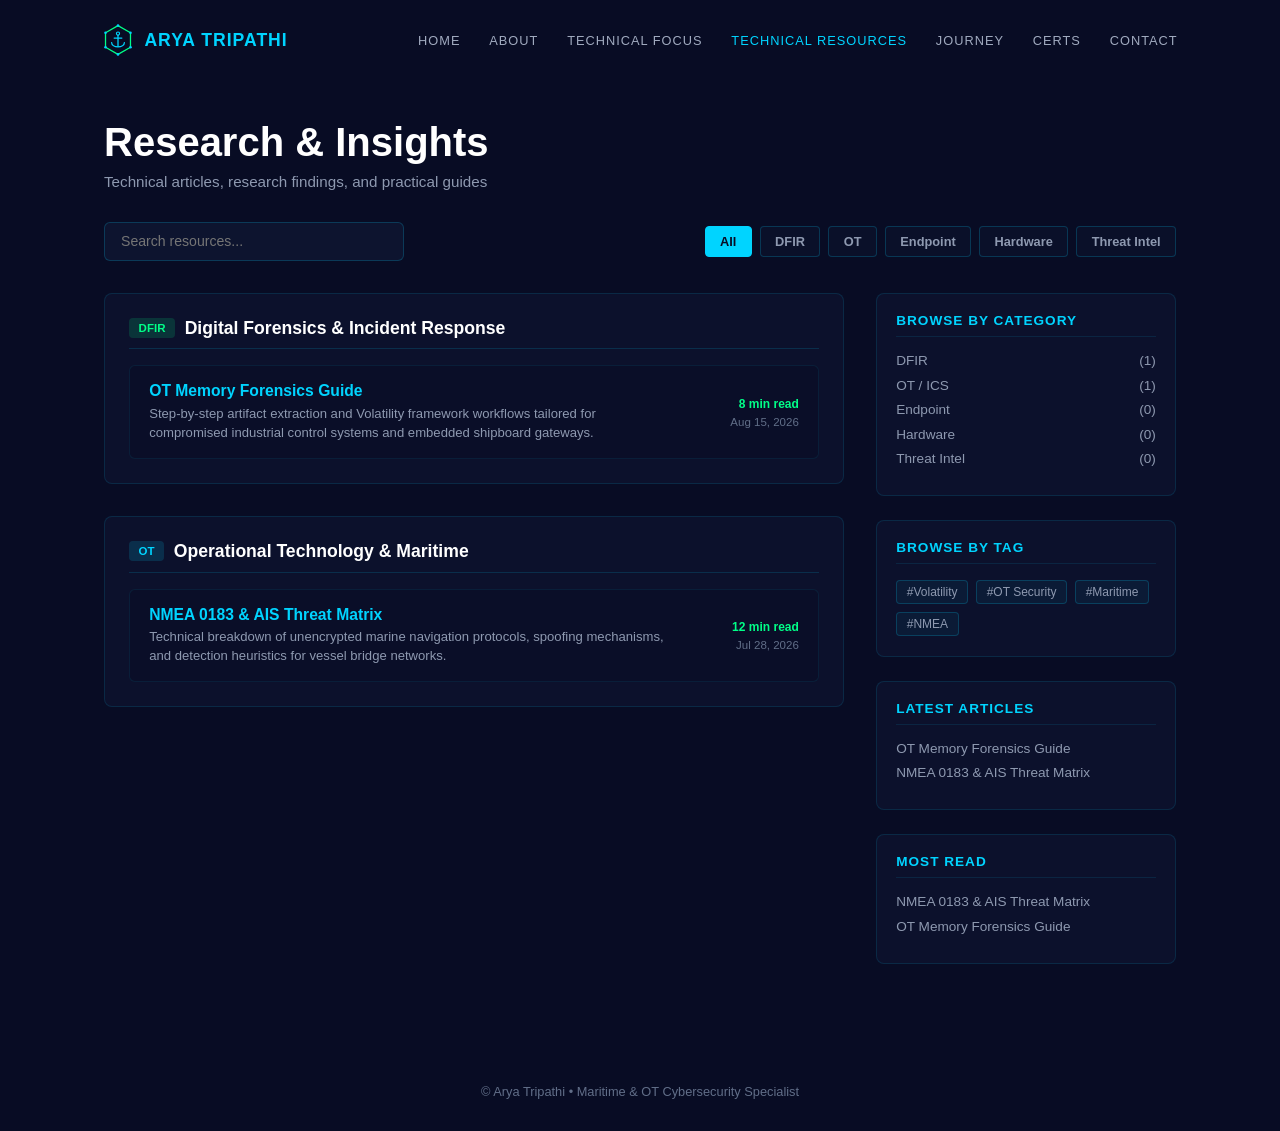
<file: pages/playbook.html>
<!DOCTYPE html>
<html lang="en">
<head>
    <meta charset="UTF-8">
    <meta name="viewport" content="width=device-width, initial-scale=1.0">
    <title>Technical Resources | Arya Tripathi</title>
    
    <!-- Tab Favicon -->
    <link rel="icon" type="image/x-icon" href="../favicon.ico">
    <link rel="shortcut icon" href="../favicon.ico">

    <style>
        * { margin: 0; padding: 0; box-sizing: border-box; }
        :root {
            --primary: #00d4ff;
            --accent: #00ff88;
            --dark-bg: #080c24;
            --card-bg: rgba(15, 23, 50, 0.6);
            --card-border: rgba(0, 212, 255, 0.12);
            --text-light: #e0e0e0;
            --text-muted: #8e99b0;
        }
        body { 
            font-family: 'Segoe UI', Tahoma, Geneva, Verdana, sans-serif; 
            background: var(--dark-bg); 
            color: var(--text-light); 
            min-height: 100vh; 
            display: flex; 
            flex-direction: column; 
        }
        
        /* Navigation */
        nav { 
            display: flex; 
            justify-content: space-between; 
            align-items: center; 
            padding: 1.5rem 8%; 
            background: var(--dark-bg);
        }
        .logo-container {
            display: flex;
            align-items: center;
            gap: 10px;
            text-decoration: none;
        }
        .nav-logo-svg { width: 32px; height: 32px; }
        .logo-text { font-size: 1.1rem; font-weight: 700; color: var(--primary); letter-spacing: 1px; }
        nav ul { display: flex; list-style: none; gap: 1.8rem; }
        nav a { color: #a0aabf; text-decoration: none; font-size: 0.8rem; letter-spacing: 1px; font-weight: 500; }
        nav a:hover, nav a.active { color: var(--primary); }

        /* Container & Header */
        .container { 
            max-width: 1200px; 
            margin: 2.5rem auto; 
            padding: 0 5%; 
            flex: 1; 
            width: 100%; 
        }
        .page-title { font-size: 2.5rem; color: #fff; margin-bottom: 0.5rem; font-weight: 700; }
        .page-desc { color: var(--text-muted); margin-bottom: 2rem; font-size: 0.95rem; }

        /* Controls Row */
        .controls-row {
            display: flex;
            justify-content: space-between;
            align-items: center;
            gap: 1.5rem;
            margin-bottom: 2rem;
            flex-wrap: wrap;
        }
        .search-input {
            background: rgba(15, 23, 50, 0.8);
            border: 1px solid rgba(0, 212, 255, 0.2);
            border-radius: 6px;
            padding: 0.65rem 1rem;
            color: #fff;
            font-size: 0.88rem;
            width: 300px;
            outline: none;
            transition: border-color 0.2s;
        }
        .search-input:focus { border-color: var(--primary); }
        
        .filter-group {
            display: flex;
            gap: 0.5rem;
            flex-wrap: wrap;
        }
        .filter-btn {
            background: rgba(15, 23, 50, 0.4);
            border: 1px solid rgba(0, 212, 255, 0.2);
            color: var(--text-muted);
            padding: 0.45rem 0.9rem;
            border-radius: 4px;
            cursor: pointer;
            font-size: 0.8rem;
            font-weight: 600;
            transition: all 0.2s ease;
        }
        .filter-btn:hover, .filter-btn.active {
            background: var(--primary);
            color: #080c24;
            border-color: var(--primary);
        }

        /* Two-Column Layout */
        .content-layout {
            display: grid;
            grid-template-columns: 1fr 300px;
            gap: 2rem;
        }

        /* Categorized Resource Sections */
        .resources-wrapper {
            display: flex;
            flex-direction: column;
            gap: 2rem;
        }

        .category-group {
            background: var(--card-bg);
            border: 1px solid var(--card-border);
            border-radius: 8px;
            padding: 1.5rem;
        }

        .category-header {
            display: flex;
            align-items: center;
            justify-content: space-between;
            margin-bottom: 1rem;
            padding-bottom: 0.6rem;
            border-bottom: 1px solid rgba(0, 212, 255, 0.15);
        }

        .category-title-wrap {
            display: flex;
            align-items: center;
            gap: 0.6rem;
        }

        .badge {
            font-size: 0.72rem;
            font-weight: 700;
            padding: 0.25rem 0.6rem;
            border-radius: 4px;
            text-transform: uppercase;
        }
        .badge-dfir { background: rgba(0, 255, 136, 0.15); color: #00ff88; }
        .badge-ot { background: rgba(0, 212, 255, 0.15); color: #00d4ff; }
        .badge-endpoint { background: rgba(255, 184, 108, 0.15); color: #ffb86c; }
        .badge-hardware { background: rgba(189, 147, 249, 0.15); color: #bd93f9; }
        .badge-intel { background: rgba(255, 85, 85, 0.15); color: #ff5555; }

        .category-name {
            font-size: 1.1rem;
            font-weight: 700;
            color: #fff;
        }

        /* Resource Items List */
        .resource-list {
            display: flex;
            flex-direction: column;
            gap: 0.8rem;
        }

        .resource-item {
            background: rgba(8, 12, 36, 0.5);
            border: 1px solid rgba(0, 212, 255, 0.08);
            border-radius: 6px;
            padding: 1rem 1.2rem;
            display: flex;
            justify-content: space-between;
            align-items: center;
            gap: 1rem;
            transition: border-color 0.2s, background 0.2s;
        }

        .resource-item:hover {
            border-color: rgba(0, 212, 255, 0.3);
            background: rgba(15, 23, 50, 0.8);
        }

        .resource-info { flex: 1; }

        .resource-title {
            font-size: 0.98rem;
            color: var(--primary);
            font-weight: 600;
            text-decoration: none;
            margin-bottom: 0.3rem;
            display: inline-block;
        }

        .resource-title:hover { text-decoration: underline; }

        .resource-desc {
            font-size: 0.82rem;
            color: var(--text-muted);
            line-height: 1.4;
        }

        .resource-meta {
            display: flex;
            flex-direction: column;
            align-items: flex-end;
            gap: 0.3rem;
            min-width: 110px;
        }

        .read-time { font-size: 0.75rem; color: var(--accent); font-weight: 600; }
        .pub-date { font-size: 0.72rem; color: #616e88; }

        /* Sidebar Widgets */
        .sidebar { display: flex; flex-direction: column; gap: 1.5rem; }
        .sidebar-widget {
            background: var(--card-bg);
            border: 1px solid var(--card-border);
            border-radius: 8px;
            padding: 1.2rem;
        }
        .widget-title {
            font-size: 0.85rem;
            font-weight: 700;
            color: var(--primary);
            text-transform: uppercase;
            letter-spacing: 1px;
            margin-bottom: 1rem;
            padding-bottom: 0.5rem;
            border-bottom: 1px solid rgba(0, 212, 255, 0.1);
        }
        .sidebar-list { list-style: none; }
        .sidebar-list li {
            font-size: 0.85rem;
            color: var(--text-muted);
            margin-bottom: 0.6rem;
            cursor: pointer;
            transition: color 0.2s;
            display: flex;
            justify-content: space-between;
        }
        .sidebar-list li:hover { color: #fff; }
        
        .tag-cloud {
            display: flex;
            flex-wrap: wrap;
            gap: 0.5rem;
        }
        .tag-item {
            font-size: 0.75rem;
            background: rgba(0, 212, 255, 0.05);
            border: 1px solid rgba(0, 212, 255, 0.2);
            color: #8e99b0;
            padding: 0.25rem 0.6rem;
            border-radius: 4px;
            cursor: pointer;
            transition: all 0.2s;
        }
        .tag-item:hover {
            border-color: var(--primary);
            color: var(--primary);
        }

        footer { 
            text-align: center; 
            padding: 2rem; 
            color: #616e88; 
            font-size: 0.8rem; 
            background: var(--dark-bg);
            margin-top: 3rem;
        }

        @media (max-width: 850px) {
            .content-layout { grid-template-columns: 1fr; }
            .resource-item { flex-direction: column; align-items: flex-start; }
            .resource-meta { align-items: flex-start; }
        }
    </style>
</head>
<body>
    <nav>
        <a href="../index.html" class="logo-container">
            <svg class="nav-logo-svg" viewBox="0 0 100 100">
                <!-- Hexagon Frame -->
                <polygon points="50,5 89,27.5 89,72.5 50,95 11,72.5 11,27.5" fill="none" stroke="#00ff88" stroke-width="4" stroke-linejoin="round"/>
                <!-- Hexagon Nodes -->
                <circle cx="50" cy="5" r="4" fill="#00d4ff"/>
                <circle cx="89" cy="27.5" r="4" fill="#00d4ff"/>
                <circle cx="89" cy="72.5" r="4" fill="#00d4ff"/>
                <circle cx="50" cy="95" r="4" fill="#00d4ff"/>
                <circle cx="11" cy="72.5" r="4" fill="#00d4ff"/>
                <circle cx="11" cy="27.5" r="4" fill="#00d4ff"/>
                <!-- Anchor Icon -->
                <circle cx="50" cy="30" r="5" fill="none" stroke="#00d4ff" stroke-width="3.5"/>
                <line x1="50" y1="35" x2="50" y2="70" stroke="#00d4ff" stroke-width="4" stroke-linecap="round"/>
                <line x1="38" y1="44" x2="62" y2="44" stroke="#00d4ff" stroke-width="4" stroke-linecap="round"/>
                <path d="M 30,58 C 30,76 70,76 70,58" fill="none" stroke="#00d4ff" stroke-width="4" stroke-linecap="round"/>
            </svg>
            <span class="logo-text">ARYA TRIPATHI</span>
        </a>
        <ul>
            <li><a href="../index.html">HOME</a></li>
            <li><a href="about.html">ABOUT</a></li>
            <li><a href="services.html">TECHNICAL FOCUS</a></li>
            <li><a href="playbook.html" class="active">TECHNICAL RESOURCES</a></li>
            <li><a href="journey.html">JOURNEY</a></li>
            <li><a href="certifications.html">CERTS</a></li>
            <li><a href="contact.html">CONTACT</a></li>
        </ul>
    </nav>

    <div class="container">
        <h1 class="page-title">Research &amp; Insights</h1>
        <p class="page-desc">Technical articles, research findings, and practical guides</p>

        <!-- Search & Filter Controls -->
        <div class="controls-row">
            <input type="text" id="searchInput" class="search-input" placeholder="Search resources..." onkeyup="filterArticles()">
            
            <div class="filter-group">
                <button class="filter-btn active" onclick="filterCategory('All', this)">All</button>
                <button class="filter-btn" onclick="filterCategory('DFIR', this)">DFIR</button>
                <button class="filter-btn" onclick="filterCategory('OT', this)">OT</button>
                <button class="filter-btn" onclick="filterCategory('Endpoint', this)">Endpoint</button>
                <button class="filter-btn" onclick="filterCategory('Hardware', this)">Hardware</button>
                <button class="filter-btn" onclick="filterCategory('Threat Intel', this)">Threat Intel</button>
            </div>
        </div>

        <div class="content-layout">
            <!-- Categorized Resource Modules -->
            <div class="resources-wrapper">
                
                <!-- DFIR Category Group -->
                <div class="category-group" data-category-group="DFIR">
                    <div class="category-header">
                        <div class="category-title-wrap">
                            <span class="badge badge-dfir">DFIR</span>
                            <span class="category-name">Digital Forensics &amp; Incident Response</span>
                        </div>
                    </div>
                    <div class="resource-list">
                        <div class="resource-item" data-category="DFIR" data-tags="Volatility OT Security">
                            <div class="resource-info">
                                <a href="#" class="resource-title">OT Memory Forensics Guide</a>
                                <p class="resource-desc">Step-by-step artifact extraction and Volatility framework workflows tailored for compromised industrial control systems and embedded shipboard gateways.</p>
                            </div>
                            <div class="resource-meta">
                                <span class="read-time">8 min read</span>
                                <span class="pub-date">Aug 15, 2026</span>
                            </div>
                        </div>
                    </div>
                </div>

                <!-- OT Category Group -->
                <div class="category-group" data-category-group="OT">
                    <div class="category-header">
                        <div class="category-title-wrap">
                            <span class="badge badge-ot">OT</span>
                            <span class="category-name">Operational Technology &amp; Maritime</span>
                        </div>
                    </div>
                    <div class="resource-list">
                        <div class="resource-item" data-category="OT" data-tags="Maritime NMEA">
                            <div class="resource-info">
                                <a href="#" class="resource-title">NMEA 0183 &amp; AIS Threat Matrix</a>
                                <p class="resource-desc">Technical breakdown of unencrypted marine navigation protocols, spoofing mechanisms, and detection heuristics for vessel bridge networks.</p>
                            </div>
                            <div class="resource-meta">
                                <span class="read-time">12 min read</span>
                                <span class="pub-date">Jul 28, 2026</span>
                            </div>
                        </div>
                    </div>
                </div>

            </div>

            <!-- Sidebar -->
            <aside class="sidebar">
                <div class="sidebar-widget">
                    <h3 class="widget-title">Browse by Category</h3>
                    <ul class="sidebar-list">
                        <li onclick="filterCategory('DFIR')"><span>DFIR</span> <span>(1)</span></li>
                        <li onclick="filterCategory('OT')"><span>OT / ICS</span> <span>(1)</span></li>
                        <li onclick="filterCategory('Endpoint')"><span>Endpoint</span> <span>(0)</span></li>
                        <li onclick="filterCategory('Hardware')"><span>Hardware</span> <span>(0)</span></li>
                        <li onclick="filterCategory('Threat Intel')"><span>Threat Intel</span> <span>(0)</span></li>
                    </ul>
                </div>

                <div class="sidebar-widget">
                    <h3 class="widget-title">Browse by Tag</h3>
                    <div class="tag-cloud">
                        <span class="tag-item" onclick="filterTag('Volatility')">#Volatility</span>
                        <span class="tag-item" onclick="filterTag('OT Security')">#OT Security</span>
                        <span class="tag-item" onclick="filterTag('Maritime')">#Maritime</span>
                        <span class="tag-item" onclick="filterTag('NMEA')">#NMEA</span>
                    </div>
                </div>

                <div class="sidebar-widget">
                    <h3 class="widget-title">Latest Articles</h3>
                    <ul class="sidebar-list">
                        <li>OT Memory Forensics Guide</li>
                        <li>NMEA 0183 &amp; AIS Threat Matrix</li>
                    </ul>
                </div>

                <div class="sidebar-widget">
                    <h3 class="widget-title">Most Read</h3>
                    <ul class="sidebar-list">
                        <li>NMEA 0183 &amp; AIS Threat Matrix</li>
                        <li>OT Memory Forensics Guide</li>
                    </ul>
                </div>
            </aside>
        </div>
    </div>

    <footer>
        <p>&copy; Arya Tripathi &bull; Maritime &amp; OT Cybersecurity Specialist</p>
    </footer>

    <script>
        let selectedCategory = 'All';
        let selectedTag = '';

        function filterCategory(category, element) {
            selectedCategory = category;
            selectedTag = '';
            
            document.querySelectorAll('.filter-btn').forEach(btn => {
                btn.classList.remove('active');
                if (btn.innerText.trim() === category) {
                    btn.classList.add('active');
                }
            });
            if (category === 'All' && element) element.classList.add('active');

            filterArticles();
        }

        function filterTag(tag) {
            selectedTag = tag;
            selectedCategory = 'All';
            document.querySelectorAll('.filter-btn').forEach(btn => btn.classList.remove('active'));
            filterArticles();
        }

        function filterArticles() {
            const searchQuery = document.getElementById('searchInput').value.toLowerCase();
            const categoryGroups = document.querySelectorAll('.category-group');

            categoryGroups.forEach(group => {
                const items = group.querySelectorAll('.resource-item');
                let visibleCount = 0;

                items.forEach(item => {
                    const category = item.getAttribute('data-category');
                    const tags = item.getAttribute('data-tags') || '';
                    const title = item.querySelector('.resource-title').innerText.toLowerCase();
                    const desc = item.querySelector('.resource-desc').innerText.toLowerCase();
                    
                    const matchesCategory = selectedCategory === 'All' || category === selectedCategory;
                    const matchesTag = selectedTag === '' || tags.includes(selectedTag);
                    const matchesSearch = title.includes(searchQuery) || desc.includes(searchQuery);

                    if (matchesCategory && matchesTag && matchesSearch) {
                        item.style.display = 'flex';
                        visibleCount++;
                    } else {
                        item.style.display = 'none';
                    }
                });

                if (visibleCount > 0) {
                    group.style.display = 'block';
                } else {
                    group.style.display = 'none';
                }
            });
        }
    </script>
</body>
</html>
</file>
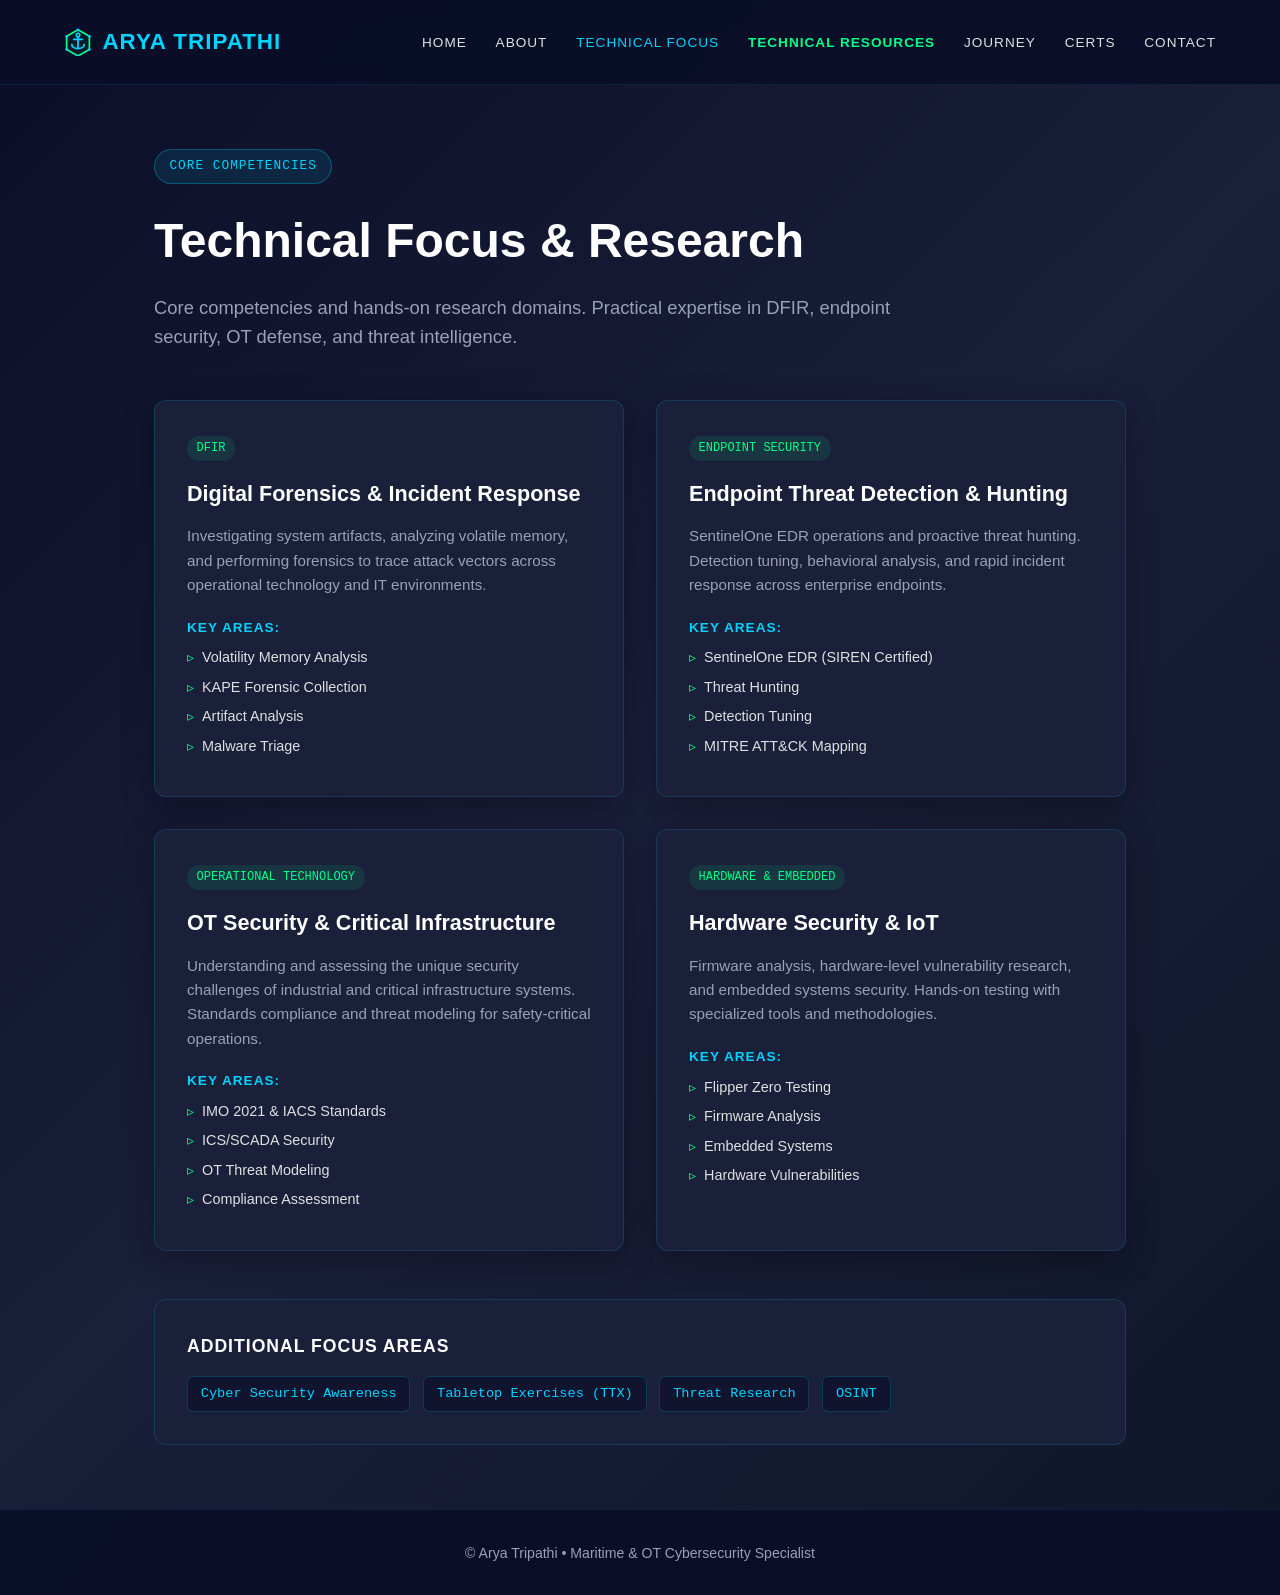
<file: pages/services.html>
<!DOCTYPE html>
<html lang="en">
<head>
    <meta charset="UTF-8">
    <meta name="viewport" content="width=device-width, initial-scale=1.0">
    <title>Technical Focus | Arya Tripathi - Maritime & OT Cybersecurity</title>
    <style>
        * {
            margin: 0;
            padding: 0;
            box-sizing: border-box;
        }

        :root {
            --primary: #00d4ff;
            --primary-dark: #0099cc;
            --secondary: #1e3a5f;
            --accent: #00ff88;
            --dark-bg: #0a0e27;
            --card-bg: #1a1f3a;
            --text-light: #e0e0e0;
            --text-muted: #9aa0b5;
        }

        body {
            font-family: 'Segoe UI', Tahoma, Geneva, Verdana, sans-serif;
            background: linear-gradient(135deg, #0a0e27 0%, #1a1f3a 50%, #0f1628 100%);
            color: var(--text-light);
            line-height: 1.6;
            min-height: 100vh;
            display: flex;
            flex-direction: column;
        }

        /* Navigation Bar */
        nav {
            display: flex;
            justify-content: space-between;
            align-items: center;
            padding: 1.5rem 5%;
            background: rgba(10, 14, 39, 0.95);
            backdrop-filter: blur(10px);
            border-bottom: 1px solid rgba(0, 212, 255, 0.1);
            position: sticky;
            top: 0;
            z-index: 100;
        }

        .logo {
            font-size: 1.4rem;
            font-weight: 700;
            color: var(--primary);
            display: flex;
            align-items: center;
            gap: 0.65rem;
            text-decoration: none;
        }

        .cyber-anchor-icon {
            width: 28px;
            height: 28px;
            transition: transform 0.3s ease;
        }

        .logo:hover .cyber-anchor-icon {
            transform: scale(1.1) rotate(5deg);
        }

        nav ul {
            display: flex;
            list-style: none;
            gap: 1.8rem;
        }

        nav a {
            color: var(--text-light);
            text-decoration: none;
            font-size: 0.85rem;
            text-transform: uppercase;
            letter-spacing: 1px;
            transition: all 0.3s ease;
        }

        nav a:hover,
        nav a.active {
            color: var(--primary);
        }

        nav a.highlight-link {
            color: var(--accent);
            font-weight: 600;
        }

        .container {
            max-width: 1100px;
            margin: 0 auto;
            padding: 4rem 5%;
            flex: 1;
            width: 100%;
        }

        .page-header {
            margin-bottom: 3rem;
        }

        .status-badge {
            display: inline-flex;
            align-items: center;
            gap: 0.5rem;
            background: rgba(0, 212, 255, 0.1);
            border: 1px solid rgba(0, 212, 255, 0.3);
            color: var(--primary);
            font-family: monospace;
            font-size: 0.8rem;
            padding: 0.4rem 0.9rem;
            border-radius: 20px;
            margin-bottom: 1.2rem;
            letter-spacing: 1px;
        }

        .page-header h1 {
            font-size: 3rem;
            color: #ffffff;
            margin-bottom: 0.8rem;
        }

        .page-header p {
            font-size: 1.15rem;
            color: var(--text-muted);
            max-width: 800px;
        }

        .grid {
            display: grid;
            grid-template-columns: repeat(auto-fit, minmax(320px, 1fr));
            gap: 2rem;
            margin-bottom: 3rem;
        }

        .card {
            background: var(--card-bg);
            border: 1px solid rgba(0, 212, 255, 0.15);
            border-radius: 12px;
            padding: 2rem;
            box-shadow: 0 8px 32px rgba(0, 0, 0, 0.3);
            transition: transform 0.3s ease, border-color 0.3s ease;
        }

        .card:hover {
            transform: translateY(-5px);
            border-color: var(--primary);
        }

        .card-tag {
            font-family: monospace;
            font-size: 0.75rem;
            color: var(--accent);
            text-transform: uppercase;
            background: rgba(0, 255, 136, 0.1);
            padding: 0.2rem 0.6rem;
            border-radius: 12px;
            display: inline-block;
            margin-bottom: 1rem;
        }

        .card h2 {
            font-size: 1.35rem;
            color: #ffffff;
            margin-bottom: 0.8rem;
        }

        .card p {
            font-size: 0.95rem;
            color: var(--text-muted);
            margin-bottom: 1.2rem;
        }

        .key-areas-title {
            font-size: 0.85rem;
            text-transform: uppercase;
            letter-spacing: 1px;
            color: var(--primary);
            margin-bottom: 0.5rem;
            font-weight: 600;
        }

        .key-areas-list {
            list-style: none;
            padding-left: 0;
            margin-bottom: 0;
        }

        .key-areas-list li {
            font-size: 0.9rem;
            color: var(--text-light);
            margin-bottom: 0.4rem;
            display: flex;
            align-items: center;
            gap: 0.5rem;
        }

        .key-areas-list li::before {
            content: "▹";
            color: var(--accent);
        }

        .additional-section {
            background: var(--card-bg);
            border: 1px solid rgba(0, 212, 255, 0.15);
            border-radius: 12px;
            padding: 2rem;
        }

        .additional-section h3 {
            font-size: 1.1rem;
            color: #ffffff;
            margin-bottom: 1rem;
            text-transform: uppercase;
            letter-spacing: 1px;
        }

        .tech-tags {
            display: flex;
            flex-wrap: wrap;
            gap: 0.8rem;
        }

        .tech-tag {
            background: rgba(10, 14, 39, 0.6);
            border: 1px solid rgba(0, 212, 255, 0.2);
            color: var(--primary);
            font-family: monospace;
            font-size: 0.85rem;
            padding: 0.4rem 0.8rem;
            border-radius: 6px;
        }

        footer {
            background: rgba(10, 14, 39, 0.95);
            padding: 2rem 5%;
            text-align: center;
            color: var(--text-muted);
            font-size: 0.88rem;
            border-top: 1px solid rgba(0, 212, 255, 0.1);
        }
    </style>
</head>
<body>

    <!-- Unified Navigation Bar with Cyber-Anchor Logo -->
    <nav>
        <a href="../index.html" class="logo">
            <svg class="cyber-anchor-icon" viewBox="0 0 32 32" fill="none" xmlns="http://www.w3.org/2000/svg">
                <!-- Hexagon Node Boundary -->
                <polygon points="16,2 29,9.5 29,24.5 16,32 3,24.5 3,9.5" stroke="var(--accent)" stroke-width="2" fill="rgba(0, 255, 136, 0.05)" />
                <circle cx="16" cy="2" r="1.5" fill="var(--primary)" />
                <circle cx="29" cy="9.5" r="1.5" fill="var(--primary)" />
                <circle cx="29" cy="24.5" r="1.5" fill="var(--primary)" />
                <circle cx="16" cy="32" r="1.5" fill="var(--primary)" />
                <circle cx="3" cy="24.5" r="1.5" fill="var(--primary)" />
                <circle cx="3" cy="9.5" r="1.5" fill="var(--primary)" />
                <!-- Anchor Core -->
                <circle cx="16" cy="8" r="2" stroke="var(--primary)" stroke-width="1.8" />
                <line x1="16" y1="10" x2="16" y2="23" stroke="var(--primary)" stroke-width="2" stroke-linecap="round" />
                <line x1="11" y1="13" x2="21" y2="13" stroke="var(--primary)" stroke-width="1.8" stroke-linecap="round" />
                <path d="M 9,19 C 9,25 23,25 23,19" stroke="var(--primary)" stroke-width="2" stroke-linecap="round" fill="none" />
                <path d="M 8,18 L 9,20 L 11,19" fill="var(--accent)" />
                <path d="M 24,18 L 23,20 L 21,19" fill="var(--accent)" />
            </svg>
            Arya Tripathi
        </a>
        <ul>
            <li><a href="../index.html">HOME</a></li>
            <li><a href="about.html">ABOUT</a></li>
            <li><a href="services.html" class="active">TECHNICAL FOCUS</a></li>
            <li><a href="playbook.html" class="highlight-link">TECHNICAL RESOURCES</a></li>
            <li><a href="journey.html">JOURNEY</a></li>
            <li><a href="certifications.html">CERTS</a></li>
            <li><a href="contact.html">CONTACT</a></li>
        </ul>
    </nav>

    <div class="container">
        <div class="page-header">
            <div class="status-badge">CORE COMPETENCIES</div>
            <h1>Technical Focus & Research</h1>
            <p>Core competencies and hands-on research domains. Practical expertise in DFIR, endpoint security, OT defense, and threat intelligence.</p>
        </div>

        <div class="grid">
            <div class="card">
                <span class="card-tag">DFIR</span>
                <h2>Digital Forensics & Incident Response</h2>
                <p>Investigating system artifacts, analyzing volatile memory, and performing forensics to trace attack vectors across operational technology and IT environments.</p>
                <div class="key-areas-title">Key Areas:</div>
                <ul class="key-areas-list">
                    <li>Volatility Memory Analysis</li>
                    <li>KAPE Forensic Collection</li>
                    <li>Artifact Analysis</li>
                    <li>Malware Triage</li>
                </ul>
            </div>

            <div class="card">
                <span class="card-tag">ENDPOINT SECURITY</span>
                <h2>Endpoint Threat Detection & Hunting</h2>
                <p>SentinelOne EDR operations and proactive threat hunting. Detection tuning, behavioral analysis, and rapid incident response across enterprise endpoints.</p>
                <div class="key-areas-title">Key Areas:</div>
                <ul class="key-areas-list">
                    <li>SentinelOne EDR (SIREN Certified)</li>
                    <li>Threat Hunting</li>
                    <li>Detection Tuning</li>
                    <li>MITRE ATT&CK Mapping</li>
                </ul>
            </div>

            <div class="card">
                <span class="card-tag">OPERATIONAL TECHNOLOGY</span>
                <h2>OT Security & Critical Infrastructure</h2>
                <p>Understanding and assessing the unique security challenges of industrial and critical infrastructure systems. Standards compliance and threat modeling for safety-critical operations.</p>
                <div class="key-areas-title">Key Areas:</div>
                <ul class="key-areas-list">
                    <li>IMO 2021 & IACS Standards</li>
                    <li>ICS/SCADA Security</li>
                    <li>OT Threat Modeling</li>
                    <li>Compliance Assessment</li>
                </ul>
            </div>

            <div class="card">
                <span class="card-tag">HARDWARE & EMBEDDED</span>
                <h2>Hardware Security & IoT</h2>
                <p>Firmware analysis, hardware-level vulnerability research, and embedded systems security. Hands-on testing with specialized tools and methodologies.</p>
                <div class="key-areas-title">Key Areas:</div>
                <ul class="key-areas-list">
                    <li>Flipper Zero Testing</li>
                    <li>Firmware Analysis</li>
                    <li>Embedded Systems</li>
                    <li>Hardware Vulnerabilities</li>
                </ul>
            </div>
        </div>

        <div class="additional-section">
            <h3>Additional Focus Areas</h3>
            <div class="tech-tags">
                <span class="tech-tag">Cyber Security Awareness</span>
                <span class="tech-tag">Tabletop Exercises (TTX)</span>
                <span class="tech-tag">Threat Research</span>
                <span class="tech-tag">OSINT</span>
            </div>
        </div>
    </div>

    <footer>
        <p>&copy; Arya Tripathi &bull; Maritime & OT Cybersecurity Specialist</p>
    </footer>

</body>
</html>
</file>
<file: css/style.css>
* { margin: 0; padding: 0; box-sizing: border-box; }

:root {
    --primary: #00d4ff;
    --secondary: #1e3a5f;
    --accent: #00ff88;
    --dark-bg: #0a0e27;
    --card-bg: #111736;
    --card-border: rgba(0, 212, 255, 0.15);
    --text-light: #e0e0e0;
    --text-muted: #9aa0b5;
}

body { 
    font-family: 'Segoe UI', Tahoma, Geneva, Verdana, sans-serif; 
    background: var(--dark-bg); 
    color: var(--text-light); 
    line-height: 1.6;
    min-height: 100vh; 
    display: flex; 
    flex-direction: column; 
}

/* Header & Navigation */
nav { 
    display: flex; 
    justify-content: space-between; 
    align-items: center; 
    padding: 1.2rem 5%; 
    background: rgba(10, 14, 39, 0.95);
    border-bottom: 1px solid rgba(0, 212, 255, 0.1);
    position: relative;
}

.logo { 
    font-size: 1.2rem; 
    font-weight: 700; 
    color: var(--primary); 
    text-decoration: none; 
}

nav ul { display: flex; list-style: none; gap: 1.5rem; }
nav a { color: var(--text-light); text-decoration: none; font-size: 0.85rem; letter-spacing: 1px; }
nav a:hover, nav a.active { color: var(--primary); }

.menu-toggle {
    display: none;
    background: none;
    border: 1px solid var(--card-border);
    color: var(--primary);
    font-size: 1.4rem;
    padding: 0.2rem 0.6rem;
    border-radius: 4px;
    cursor: pointer;
}

/* Hero Section (Index Specific) */
.hero-container {
    max-width: 1100px;
    margin: 4rem auto;
    padding: 0 5%;
    display: grid;
    grid-template-columns: 1.2fr 0.8fr;
    gap: 3rem;
    align-items: center;
    flex: 1;
    width: 100%;
}

.status-tag {
    display: inline-block;
    background: rgba(0, 255, 136, 0.1);
    border: 1px solid rgba(0, 255, 136, 0.3);
    color: var(--accent);
    font-size: 0.75rem;
    padding: 0.3rem 0.8rem;
    border-radius: 20px;
    margin-bottom: 1rem;
    letter-spacing: 1px;
}

.hero-text h1 { font-size: 3.2rem; line-height: 1.1; margin-bottom: 1rem; color: #fff; }
.hero-text h1 span { color: var(--primary); }
.hero-text p { color: var(--text-muted); font-size: 1.05rem; margin-bottom: 2rem; line-height: 1.7; }

/* Buttons */
.cta-buttons { display: flex; gap: 1rem; }
.btn {
    padding: 0.75rem 1.5rem;
    border-radius: 6px;
    text-decoration: none;
    font-size: 0.85rem;
    font-weight: 600;
    letter-spacing: 1px;
    transition: all 0.3s;
}
.btn-primary { background: var(--primary); color: #0a0e27; }
.btn-primary:hover { background: #00b3d6; }
.btn-outline { border: 1px solid rgba(0, 212, 255, 0.4); color: var(--text-light); }
.btn-outline:hover { border-color: var(--primary); color: var(--primary); }

/* Profile Image */
.profile-wrapper { display: flex; justify-content: center; }
.profile-img {
    width: 100%;
    max-width: 360px;
    border-radius: 12px;
    border: 1px solid rgba(0, 212, 255, 0.2);
    box-shadow: 0 8px 24px rgba(0,0,0,0.4);
}

/* General Layout & Footer */
.container { 
    max-width: 1000px; 
    margin: 2rem auto; 
    padding: 0 5%; 
    flex: 1; 
    width: 100%; 
}

footer { 
    text-align: center; 
    padding: 2rem; 
    color: var(--text-muted); 
    font-size: 0.8rem; 
    border-top: 1px solid rgba(0, 212, 255, 0.1);
    margin-top: auto;
}

/* Mobile Responsiveness Rules */
@media (max-width: 768px) {
    nav { flex-wrap: wrap; padding: 1.2rem 5%; }
    .menu-toggle { display: block; }
    
    nav ul {
        display: none;
        flex-direction: column;
        width: 100%;
        gap: 1rem;
        padding-top: 1.2rem;
        margin-top: 1rem;
        border-top: 1px solid rgba(0, 212, 255, 0.1);
    }
    nav ul.open { display: flex; }

    .hero-container {
        grid-template-columns: 1fr;
        margin: 2rem auto;
        gap: 2rem;
        text-align: center;
    }

    .hero-text h1 { font-size: 2.2rem; }
    .cta-buttons { justify-content: center; flex-wrap: wrap; }
    .profile-img { max-width: 280px; }
}
</file>
